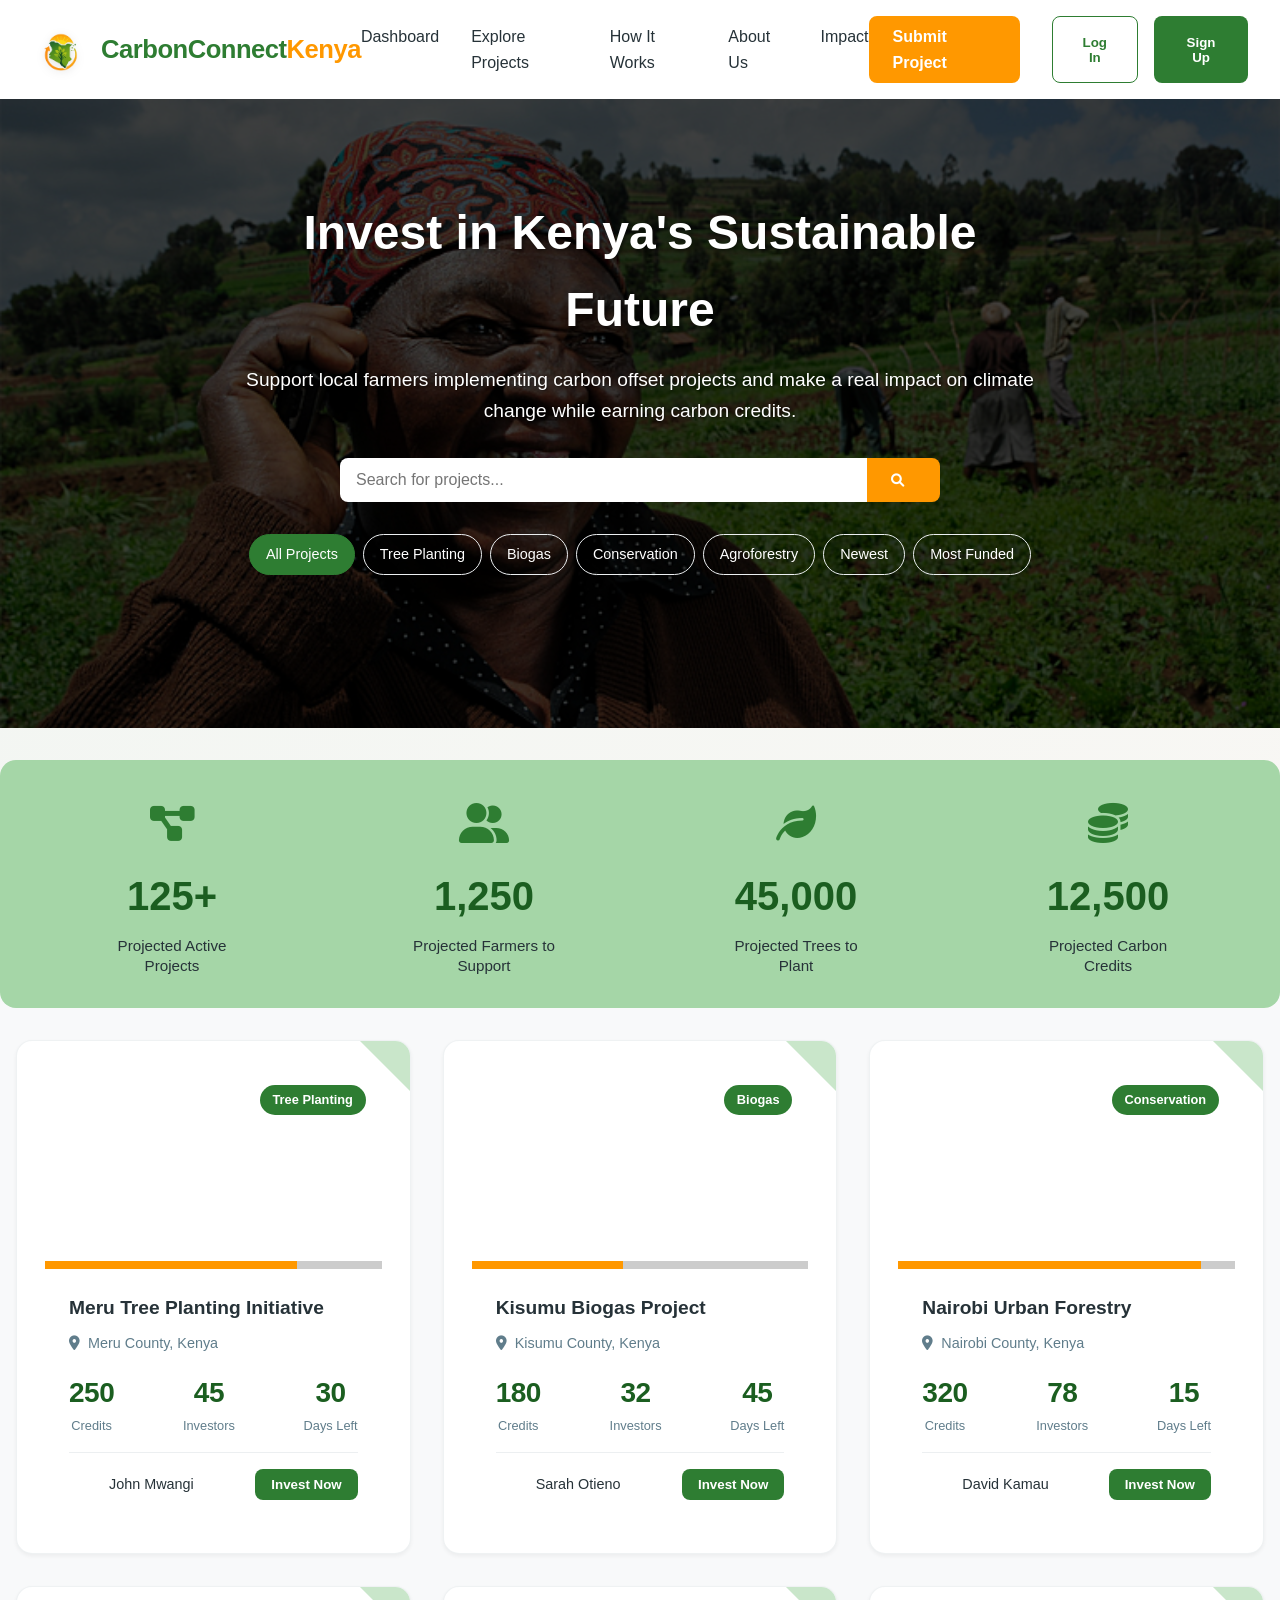
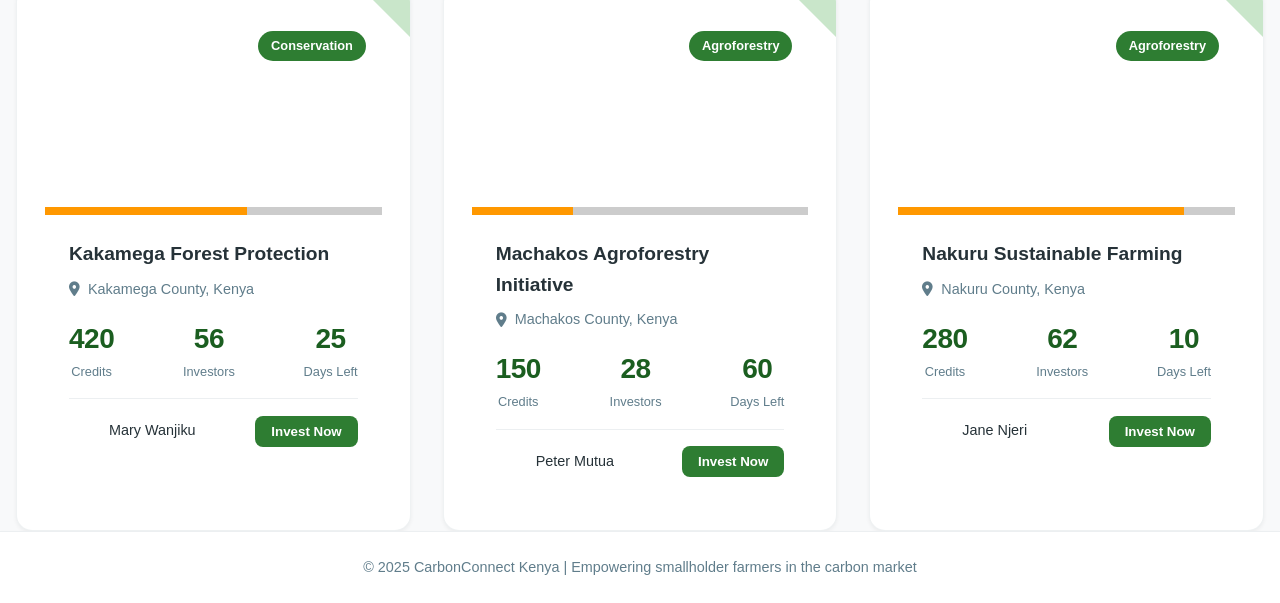
<file: static/explore.html>
<!DOCTYPE html>
<html lang="en">
<head>
    <meta charset="UTF-8">
    <meta name="viewport" content="width=device-width, initial-scale=1.0">
    <title>Explore Projects | CarbonConnect Kenya</title>
    <link rel="stylesheet" href="/static/css/styles.css">
    <link rel="stylesheet" href="https://cdnjs.cloudflare.com/ajax/libs/font-awesome/6.0.0-beta3/css/all.min.css">
    <style>
        .hero-section {
            position: relative;
            background: linear-gradient(rgba(0,0,0,0.75), rgba(0,0,0,0.75));
            color: white;
            padding: 6rem 2rem;
            text-align: center;
            margin-bottom: 2rem;
            overflow: hidden;
        }

        .hero-content {
            position: relative;
            z-index: 3;
            max-width: 800px;
            margin: 0 auto;
        }
        
        .hero-slideshow {
            position: absolute;
            top: 0;
            left: 0;
            width: 100%;
            height: 100%;
            z-index: 1;
        }

        .hero-slide {
            position: absolute;
            top: 0;
            left: 0;
            width: 100%;
            height: 100%;
            opacity: 0;
            transition: opacity 1s ease-in-out;
        }

        .hero-slide::before {
            content: '';
            position: absolute;
            top: 0;
            left: 0;
            width: 100%;
            height: 100%;
            background: rgba(0, 0, 0, 0.75);
            z-index: 1;
        }

        .hero-slide img {
            width: 100%;
            height: 100%;
            object-fit: cover;
            position: relative;
        }

        .hero-slide.active {
            opacity: 1;
        }

        .hero-section h1 {
            font-size: 3rem;
            margin-bottom: 1rem;
            text-shadow: 2px 2px 4px rgba(0,0,0,0.5);
        }
        
        .hero-section p {
            font-size: 1.2rem;
            max-width: 800px;
            margin: 0 auto 2rem;
            text-shadow: 1px 1px 2px rgba(0,0,0,0.5);
        }
        
        .search-bar {
            display: flex;
            max-width: 600px;
            margin: 0 auto 2rem;
        }
        
        .search-bar input {
            flex: 1;
            padding: 0.8rem 1rem;
            border: none;
            border-radius: var(--radius-md) 0 0 var(--radius-md);
            font-size: 1rem;
        }
        
        .search-bar button {
            background-color: var(--accent-color);
            color: white;
            border: none;
            padding: 0 1.5rem;
            border-radius: 0 var(--radius-md) var(--radius-md) 0;
            cursor: pointer;
        }
        
        .filters {
            display: flex;
            flex-wrap: wrap;
            gap: 0.5rem;
            justify-content: center;
            margin-bottom: 2rem;
        }
        
        .filter-pill {
            background-color: var(--bg-light);
            border: 1px solid var(--border-color);
            border-radius: 50px;
            padding: 0.5rem 1rem;
            font-size: 0.9rem;
            cursor: pointer;
            transition: all 0.2s;
        }
        
        .filter-pill:hover, .filter-pill.active {
            background-color: var(--primary-color);
            color: white;
            border-color: var(--primary-color);
        }
        
        .projects-grid {
            display: grid;
            grid-template-columns: repeat(auto-fill, minmax(300px, 1fr));
            gap: 2rem;
            padding: 0 1rem;
        }
        
        .project-card {
            background-color: white;
            border-radius: var(--radius-lg);
            overflow: hidden;
            box-shadow: var(--shadow-sm);
            transition: transform 0.3s, box-shadow 0.3s;
        }
        
        .project-card:hover {
            transform: translateY(-5px);
            box-shadow: var(--shadow-md);
        }
        
        .project-image {
            height: 200px;
            background-size: cover;
            background-position: center;
            position: relative;
        }
        
        .project-type {
            position: absolute;
            top: 1rem;
            right: 1rem;
            background-color: var(--primary-color);
            color: white;
            padding: 0.3rem 0.8rem;
            border-radius: 50px;
            font-size: 0.8rem;
            font-weight: 600;
        }
        
        .project-progress {
            position: absolute;
            bottom: 0;
            left: 0;
            right: 0;
            height: 8px;
            background-color: rgba(0,0,0,0.2);
        }
        
        .progress-bar {
            height: 100%;
            background-color: var(--accent-color);
        }
        
        .project-content {
            padding: 1.5rem;
        }
        
        .project-title {
            font-size: 1.2rem;
            margin-bottom: 0.5rem;
            color: var(--text-dark);
        }
        
        .project-location {
            display: flex;
            align-items: center;
            color: var(--text-light);
            font-size: 0.9rem;
            margin-bottom: 1rem;
        }
        
        .project-location i {
            margin-right: 0.5rem;
        }
        
        .project-stats {
            display: flex;
            justify-content: space-between;
            margin-bottom: 1rem;
            font-size: 0.9rem;
        }
        
        .stat {
            display: flex;
            flex-direction: column;
            align-items: center;
        }
        
        .stat-value {
            font-weight: 700;
            color: var(--primary-dark);
        }
        
        .stat-label {
            color: var(--text-light);
            font-size: 0.8rem;
        }
        
        .project-footer {
            display: flex;
            justify-content: space-between;
            align-items: center;
            border-top: 1px solid var(--border-color);
            padding-top: 1rem;
        }
        
        .farmer-info {
            display: flex;
            align-items: center;
        }
        
        .farmer-avatar {
            width: 32px;
            height: 32px;
            border-radius: 50%;
            margin-right: 0.5rem;
            background-size: cover;
            background-position: center;
        }
        
        .farmer-name {
            font-size: 0.9rem;
            color: var(--text-color);
        }
        
        .invest-btn {
            background-color: var(--primary-color);
            color: white;
            border: none;
            padding: 0.5rem 1rem;
            border-radius: var(--radius-md);
            font-weight: 600;
            cursor: pointer;
            transition: background-color 0.2s;
        }
        
        .invest-btn:hover {
            background-color: var(--primary-dark);
        }
        
        .public-header {
            display: flex;
            justify-content: space-between;
            align-items: center;
            padding: 1rem 2rem;
            background-color: white;
            box-shadow: var(--shadow-sm);
        }
        
        .nav-links {
            display: flex;
            gap: 2rem;
        }
        
        .nav-link {
            color: var(--text-color);
            text-decoration: none;
            font-weight: 500;
            transition: color 0.2s;
        }
        
        .nav-link:hover {
            color: var(--primary-color);
        }
        
        .auth-buttons {
            display: flex;
            gap: 1rem;
        }
        
        .login-btn {
            color: var(--primary-color);
            border: 1px solid var(--primary-color);
            background: none;
            padding: 0.5rem 1.5rem;
            border-radius: var(--radius-md);
            font-weight: 600;
            cursor: pointer;
            transition: all 0.2s;
        }
        
        .login-btn:hover {
            background-color: var(--primary-light);
        }
        
        .signup-btn {
            background-color: var(--primary-color);
            color: white;
            border: none;
            padding: 0.5rem 1.5rem;
            border-radius: var(--radius-md);
            font-weight: 600;
            cursor: pointer;
            transition: background-color 0.2s;
        }
        
        .signup-btn:hover {
            background-color: var(--primary-dark);
        }
        
        .impact-stats {
            display: flex;
            justify-content: space-around;
            background-color: var(--primary-light);
            padding: 2rem;
            margin: 2rem 0;
            border-radius: var(--radius-lg);
            text-align: center;
            flex-wrap: wrap;
            gap: 2rem;
        }
        
        .impact-stat {
            display: flex;
            flex-direction: column;
            flex: 1;
            min-width: 200px;
            padding: 0 1rem;
        }
        
        .impact-value {
            font-size: 2.5rem;
            font-weight: 700;
            color: var(--primary-dark);
            margin-bottom: 0.5rem;
        }
        
        .impact-label {
            color: var(--text-color);
            font-size: 0.95rem;
            line-height: 1.3;
            max-width: 150px;
            margin: 0 auto;
        }

        @media (max-width: 768px) {
            .impact-stat {
                min-width: 150px;
            }
            
            .impact-value {
                font-size: 2rem;
            }
            
            .impact-label {
                font-size: 0.9rem;
            }
        }

        /* Icon styling for impact cards */
        .impact-icon {
            font-size: 2.5rem;
            color: var(--primary-color);
            margin-bottom: 0.5rem;
        }

        /* Slideshow styles */
        .slideshow-container {
            display: none;
        }

        .slide {
            display: none;
            text-align: center;
        }

        .slide.active {
            display: block;
            animation: fade 1.5s ease-in-out;
        }

        .slide img {
            max-width: 100%;
            height: auto;
            border-radius: var(--radius-md);
            box-shadow: var(--shadow-md);
        }

        .slide-caption {
            display: none; /* Hide captions in hero section */
        }

        @keyframes fade {
            from {opacity: 0.4}
            to {opacity: 1}
        }

        .slide-nav {
            text-align: center;
            margin-top: 1rem;
        }

        .slide-dot {
            height: 12px;
            width: 12px;
            margin: 0 4px;
            background-color: #bbb;
            border-radius: 50%;
            display: inline-block;
            cursor: pointer;
            transition: background-color 0.3s ease;
        }

        .slide-dot.active {
            background-color: var(--primary-color);
        }
    </style>
</head>
<body>
    <header class="public-header">
        <div class="logo">
            <img src="/static/img/logo.png" alt="CarbonConnect Logo">
            <h1>CarbonConnect<span>Kenya</span></h1>
        </div>
        <nav class="nav-links">
            <a href="/index.html" class="nav-link" id="dashboard-link">Dashboard</a>
            <a href="/explore.html" class="nav-link active">Explore Projects</a>
            <a href="/how-it-works.html" class="nav-link">How It Works</a>
            <a href="/about.html" class="nav-link">About Us</a>
            <a href="/impact.html" class="nav-link">Impact</a>
        </nav>
        <div class="auth-buttons">
            <a href="/submit-project.html" class="submit-project-btn" style="background-color: var(--accent-color); color: white; padding: 0.5rem 1.5rem; border-radius: var(--radius-md); font-weight: 600; text-decoration: none; margin-right: 1rem;">Submit Project</a>
            <button class="login-btn">Log In</button>
            <button class="signup-btn">Sign Up</button>
        </div>
    </header>

    <section class="hero-section">
        <div class="hero-content">
            <h1>Invest in Kenya's Sustainable Future</h1>
            <p>Support local farmers implementing carbon offset projects and make a real impact on climate change while earning carbon credits.</p>
            <div class="search-bar">
                <input type="text" placeholder="Search for projects...">
                <button><i class="fas fa-search"></i></button>
            </div>
            <div class="filters">
                <div class="filter-pill active">All Projects</div>
                <div class="filter-pill">Tree Planting</div>
                <div class="filter-pill">Biogas</div>
                <div class="filter-pill">Conservation</div>
                <div class="filter-pill">Agroforestry</div>
                <div class="filter-pill">Newest</div>
                <div class="filter-pill">Most Funded</div>
            </div>
        </div>
        <div class="hero-slideshow">
            <div class="hero-slide active">
                <img src="/static/img/slides/farmer-phone.jpg" alt="Kenyan farmer using mobile phone">
            </div>
            <div class="hero-slide">
                <img src="/static/img/slides/carbon-reduction.jpg" alt="Carbon reduction concept">
            </div>
            <div class="hero-slide">
                <img src="/static/img/slides/industrial-emissions.jpg" alt="Industrial emissions">
            </div>
        </div>
        <div class="slide-nav">
            <span class="slide-dot active" data-slide="0"></span>
            <span class="slide-dot" data-slide="1"></span>
            <span class="slide-dot" data-slide="2"></span>
        </div>
    </section>

    <section class="impact-stats">
        <div class="impact-stat">
            <div class="impact-icon"><i class="fas fa-project-diagram"></i></div>
            <div class="impact-value">125+</div>
            <div class="impact-label">Projected Active Projects</div>
        </div>
        <div class="impact-stat">
            <div class="impact-icon"><i class="fas fa-user-friends"></i></div>
            <div class="impact-value">1,250</div>
            <div class="impact-label">Projected Farmers to Support</div>
        </div>
        <div class="impact-stat">
            <div class="impact-icon"><i class="fas fa-leaf"></i></div>
            <div class="impact-value">45,000</div>
            <div class="impact-label">Projected Trees to Plant</div>
        </div>
        <div class="impact-stat">
            <div class="impact-icon"><i class="fas fa-coins"></i></div>
            <div class="impact-value">12,500</div>
            <div class="impact-label">Projected Carbon Credits</div>
        </div>
    </section>

    <div class="container">
        <div class="projects-grid" id="projects-container">
            <!-- Projects will be loaded here -->
        </div>
    </div>

    <footer class="app-footer">
        <p>&copy; 2025 CarbonConnect Kenya | Empowering smallholder farmers in the carbon market</p>
    </footer>

    <script>
        // Sample project data
        const projects = [
            {
                id: 1,
                title: "Meru Tree Planting Initiative",
                type: "Tree Planting",
                location: "Meru County, Kenya",
                image: "https://images.unsplash.com/photo-1513028738826-f000cded30a4",
                progress: 75,
                stats: {
                    credits: 250,
                    investors: 45,
                    days: 30
                },
                farmer: {
                    name: "John Mwangi",
                    avatar: "https://randomuser.me/api/portraits/men/32.jpg"
                }
            },
            {
                id: 2,
                title: "Kisumu Biogas Project",
                type: "Biogas",
                location: "Kisumu County, Kenya",
                image: "https://images.unsplash.com/photo-1611284446314-60a58ac0deb9",
                progress: 45,
                stats: {
                    credits: 180,
                    investors: 32,
                    days: 45
                },
                farmer: {
                    name: "Sarah Otieno",
                    avatar: "https://randomuser.me/api/portraits/women/44.jpg"
                }
            },
            {
                id: 3,
                title: "Nairobi Urban Forestry",
                type: "Conservation",
                location: "Nairobi County, Kenya",
                image: "https://images.unsplash.com/photo-1572204292164-b35ba943fca7",
                progress: 90,
                stats: {
                    credits: 320,
                    investors: 78,
                    days: 15
                },
                farmer: {
                    name: "David Kamau",
                    avatar: "https://randomuser.me/api/portraits/men/22.jpg"
                }
            },
            {
                id: 4,
                title: "Kakamega Forest Protection",
                type: "Conservation",
                location: "Kakamega County, Kenya",
                image: "https://images.unsplash.com/photo-1542401886-65d6c61db217",
                progress: 60,
                stats: {
                    credits: 420,
                    investors: 56,
                    days: 25
                },
                farmer: {
                    name: "Mary Wanjiku",
                    avatar: "https://randomuser.me/api/portraits/women/67.jpg"
                }
            },
            {
                id: 5,
                title: "Machakos Agroforestry Initiative",
                type: "Agroforestry",
                location: "Machakos County, Kenya",
                image: "https://images.unsplash.com/photo-1500651230702-0e2d8a49d4ad",
                progress: 30,
                stats: {
                    credits: 150,
                    investors: 28,
                    days: 60
                },
                farmer: {
                    name: "Peter Mutua",
                    avatar: "https://randomuser.me/api/portraits/men/55.jpg"
                }
            },
            {
                id: 6,
                title: "Nakuru Sustainable Farming",
                type: "Agroforestry",
                location: "Nakuru County, Kenya",
                image: "https://images.unsplash.com/photo-1625246333195-78d9c38ad449",
                progress: 85,
                stats: {
                    credits: 280,
                    investors: 62,
                    days: 10
                },
                farmer: {
                    name: "Jane Njeri",
                    avatar: "https://randomuser.me/api/portraits/women/22.jpg"
                }
            }
        ];

        // Render projects
        function renderProjects(projectsToRender) {
            const projectsContainer = document.getElementById('projects-container');
            projectsContainer.innerHTML = '';
            
            projectsToRender.forEach(project => {
                const projectCard = document.createElement('div');
                projectCard.className = 'project-card';
                projectCard.innerHTML = `
                    <div class="project-image" style="background-image: url(${project.image})">
                        <div class="project-type">${project.type}</div>
                        <div class="project-progress">
                            <div class="progress-bar" style="width: ${project.progress}%"></div>
                        </div>
                    </div>
                    <div class="project-content">
                        <h3 class="project-title">${project.title}</h3>
                        <div class="project-location">
                            <i class="fas fa-map-marker-alt"></i>
                            <span>${project.location}</span>
                        </div>
                        <div class="project-stats">
                            <div class="stat">
                                <div class="stat-value">${project.stats.credits}</div>
                                <div class="stat-label">Credits</div>
                            </div>
                            <div class="stat">
                                <div class="stat-value">${project.stats.investors}</div>
                                <div class="stat-label">Investors</div>
                            </div>
                            <div class="stat">
                                <div class="stat-value">${project.stats.days}</div>
                                <div class="stat-label">Days Left</div>
                            </div>
                        </div>
                        <div class="project-footer">
                            <div class="farmer-info">
                                <div class="farmer-avatar" style="background-image: url(${project.farmer.avatar})"></div>
                                <div class="farmer-name">${project.farmer.name}</div>
                            </div>
                            <button class="invest-btn" onclick="showProjectDetails(${project.id})">Invest Now</button>
                        </div>
                    </div>
                `;
                projectsContainer.appendChild(projectCard);
            });
        }

        // Filter projects
        // Initialize
        document.addEventListener('DOMContentLoaded', function() {
            // Handle login and signup buttons
            document.querySelector('.login-btn').addEventListener('click', function() {
                window.location.href = '/login';
            });
            
            document.querySelector('.signup-btn').addEventListener('click', function() {
                window.location.href = '/register';
            });
            // Filter projects
            document.querySelectorAll('.filter-pill').forEach(pill => {
                pill.addEventListener('click', function() {
                    // Remove active class from all pills
                    document.querySelectorAll('.filter-pill').forEach(p => p.classList.remove('active'));
                    
                    // Add active class to clicked pill
                    this.classList.add('active');
                    
                    const filter = this.textContent;
                    
                    if (filter === 'All Projects') {
                        renderProjects(projects);
                    } else if (filter === 'Newest') {
                        renderProjects([...projects].sort((a, b) => b.id - a.id));
                    } else if (filter === 'Most Funded') {
                        renderProjects([...projects].sort((a, b) => b.progress - a.progress));
                    } else {
                        // Filter by project type
                        renderProjects(projects.filter(project => project.type === filter));
                    }
                });
            });

            // Handle dashboard link click
            document.getElementById('dashboard-link').addEventListener('click', function(e) {
                e.preventDefault();
                
                // Check if user is authenticated
                fetch('/api/user/profile', { credentials: 'include' })
                    .then(response => {
                        if (!response.ok) {
                            // User is not authenticated, redirect to login
                            window.location.href = '/login?redirect=/index.html';
                        } else {
                            // User is authenticated, proceed to dashboard
                            window.location.href = '/index.html';
                        }
                    })
                    .catch(error => {
                        console.error('Error checking authentication:', error);
                        // Redirect to login on error
                        window.location.href = '/login?redirect=/index.html';
                    });
            });

            // Initialize
            let currentSlide = 0;
            const slides = document.querySelectorAll('.hero-slide');
            const dots = document.querySelectorAll('.slide-dot');
            const slideCount = slides.length;

            function showSlide(n) {
                // Remove active class from all slides and dots
                slides.forEach(slide => slide.classList.remove('active'));
                dots.forEach(dot => dot.classList.remove('active'));
                
                // Show the current slide and dot
                slides[n].classList.add('active');
                dots[n].classList.add('active');
                
                currentSlide = n;
            }

            function nextSlide() {
                showSlide((currentSlide + 1) % slideCount);
            }

            // Add click handlers to dots
            dots.forEach(dot => {
                dot.addEventListener('click', () => {
                    const slideIndex = parseInt(dot.getAttribute('data-slide'));
                    showSlide(slideIndex);
                });
            });

            // Auto advance slides every 5 seconds
            setInterval(nextSlide, 5000);

            // Initialize projects
            renderProjects(projects);
        });

        // Search functionality
        const searchInput = document.querySelector('.search-bar input');
        const searchButton = document.querySelector('.search-bar button');
        
        function performSearch() {
            const searchTerm = searchInput.value.toLowerCase();
            if (searchTerm) {
                const filteredProjects = projects.filter(project => 
                    project.title.toLowerCase().includes(searchTerm) || 
                    project.location.toLowerCase().includes(searchTerm) ||
                    project.type.toLowerCase().includes(searchTerm)
                );
                renderProjects(filteredProjects);
            } else {
                renderProjects(projects);
            }
        }
        
        searchButton.addEventListener('click', performSearch);
        searchInput.addEventListener('keyup', function(e) {
            if (e.key === 'Enter') {
                performSearch();
            }
        });

        // Show project details
        function showProjectDetails(projectId) {
            // Navigate to the project details page
            window.location.href = `/project-details.html?id=${projectId}`;
        }

        // Auth buttons
        document.querySelector('.login-btn').addEventListener('click', function() {
            window.location.href = '/login';
        });
        
        document.querySelector('.signup-btn').addEventListener('click', function() {
            window.location.href = '/register';
        });
    </script>
</body>
</html>
</file>
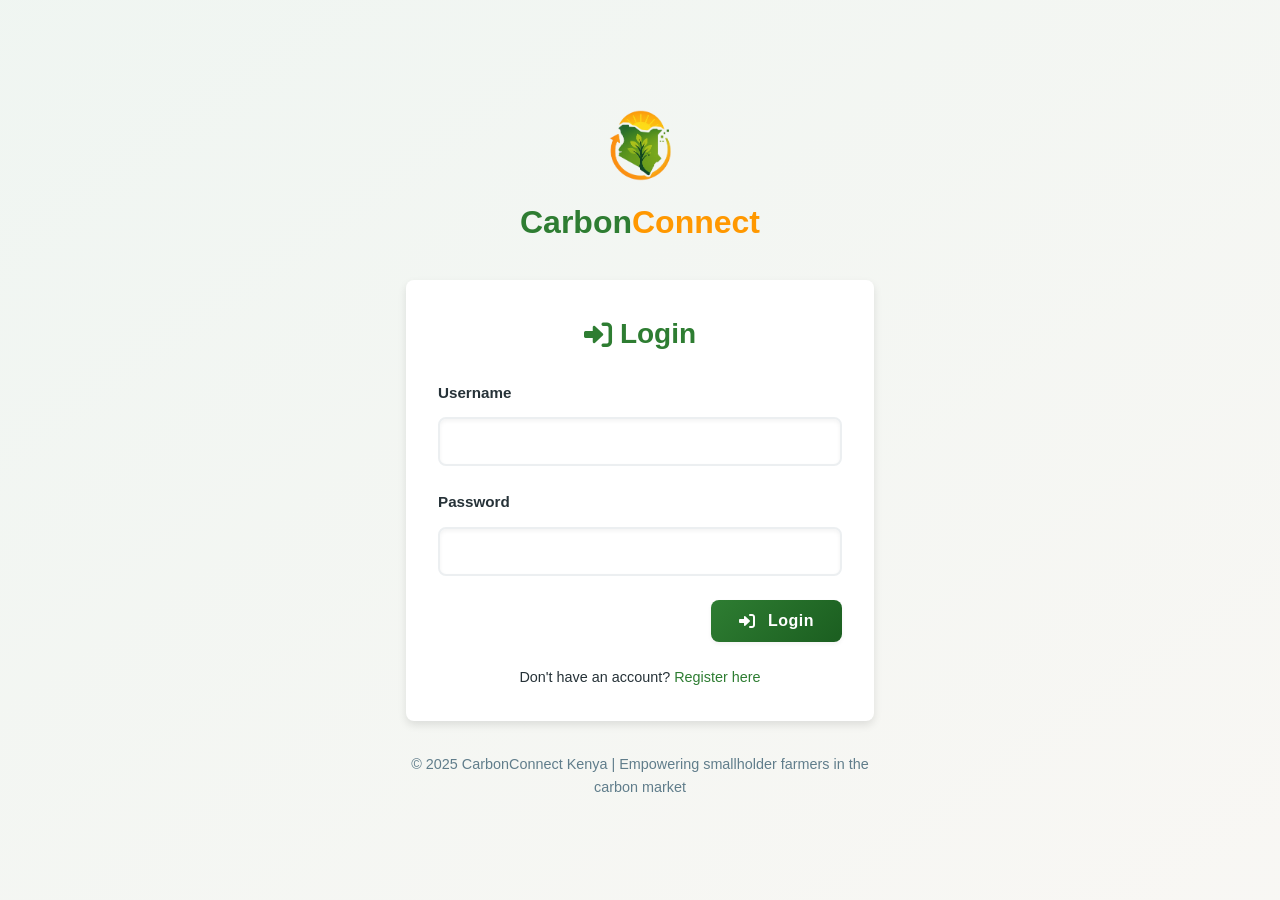
<file: static/login.html>
<!DOCTYPE html>
<html lang="en">
<head>
    <meta charset="UTF-8">
    <meta name="viewport" content="width=device-width, initial-scale=1.0">
    <title>Login - CarbonConnect Kenya</title>
    <link rel="stylesheet" href="/static/css/styles.css">
    <link rel="stylesheet" href="https://cdnjs.cloudflare.com/ajax/libs/font-awesome/6.0.0-beta3/css/all.min.css">
</head>
<body class="auth-page">
    <div class="auth-container">
        <div class="auth-logo">
            <img src="/static/img/logo.png" alt="CarbonConnect Logo">
            <h1>Carbon<span>Connect</span></h1>
        </div>
        
        <div class="auth-card">
            <h2><i class="fas fa-sign-in-alt"></i> Login</h2>
            
            <form id="login-form" action="/login" method="POST">
                <div class="form-group">
                    <label for="username">Username</label>
                    <input type="text" id="username" name="username" required>
                </div>
                
                <div class="form-group">
                    <label for="password">Password</label>
                    <input type="password" id="password" name="password" required>
                </div>
                
                <div class="form-actions">
                    <button type="submit" class="primary-btn">
                        <i class="fas fa-sign-in-alt"></i> Login
                    </button>
                </div>
            </form>
            
            <div class="auth-links">
                <p>Don't have an account? <a href="/register">Register here</a></p>
            </div>
        </div>
        
        <div class="auth-footer">
            <p>&copy; 2025 CarbonConnect Kenya | Empowering smallholder farmers in the carbon market</p>
        </div>
    </div>

    <div class="toast" id="toast">
        <div class="toast-content">
            <span class="toast-message">Message here</span>
        </div>
    </div>

    <script>
        document.getElementById('login-form').addEventListener('submit', async function(e) {
            e.preventDefault();
            
            const formData = new FormData(this);
            try {
                const response = await fetch('/login', {
                    method: 'POST',
                    body: formData
                });
                
                const data = await response.json();
                if (data.success) {
                    // After successful login, always redirect to the dashboard
                    window.location.href = '/index.html';
                } else {
                    showToast(data.message || 'Login failed', 'error');
                }
            } catch (error) {
                showToast('An error occurred', 'error');
            }
        });

        function showToast(message, type = 'error') {
            const toast = document.getElementById('toast');
            const toastMessage = toast.querySelector('.toast-message');
            
            toastMessage.textContent = message;
            toast.className = `toast show ${type}`;
            
            setTimeout(() => {
                toast.classList.remove('show');
            }, 3000);
        }
    </script>
</body>
</html>
</file>
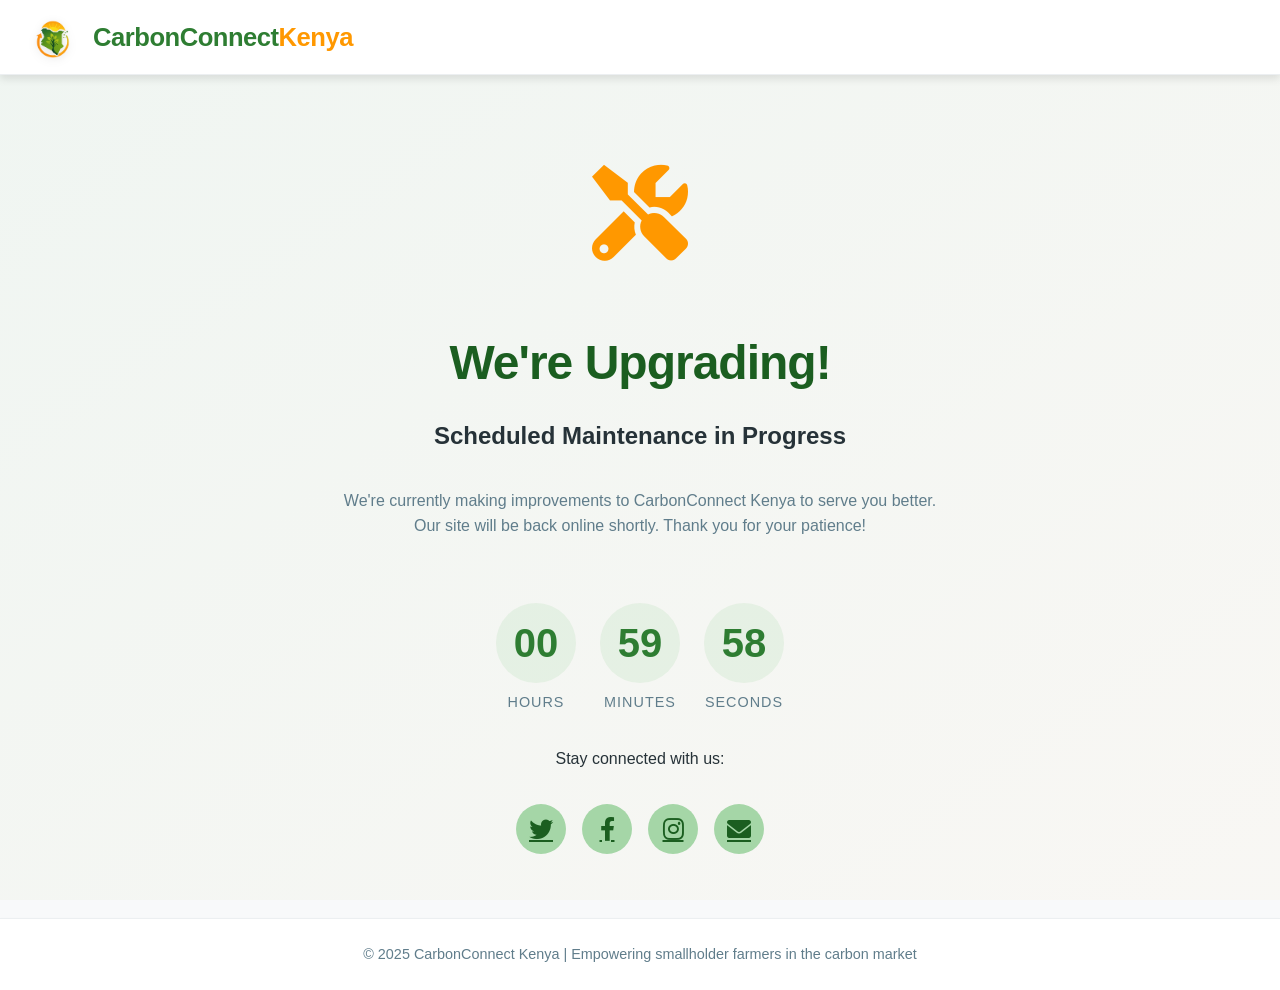
<file: static/maintenance.html>
<!DOCTYPE html>
<html lang="en">
<head>
    <meta charset="UTF-8">
    <meta name="viewport" content="width=device-width, initial-scale=1.0">
    <title>Maintenance | CarbonConnect Kenya</title>
    <link rel="stylesheet" href="/static/css/styles.css">
    <link rel="stylesheet" href="https://cdnjs.cloudflare.com/ajax/libs/font-awesome/6.0.0-beta3/css/all.min.css">
    <style>
        .maintenance-container {
            display: flex;
            flex-direction: column;
            align-items: center;
            justify-content: center;
            min-height: 80vh;
            text-align: center;
            padding: 2rem;
        }
        
        .maintenance-icon {
            font-size: 6rem;
            color: var(--accent-color);
            margin-bottom: 2rem;
            animation: rotate 10s linear infinite;
        }
        
        .maintenance-title {
            font-size: 3rem;
            font-weight: 700;
            color: var(--primary-dark);
            margin-bottom: 1rem;
            letter-spacing: -1px;
        }
        
        .maintenance-message {
            font-size: 1.5rem;
            color: var(--text-color);
            margin-bottom: 2rem;
        }
        
        .maintenance-details {
            color: var(--text-light);
            margin-bottom: 2rem;
            max-width: 600px;
        }
        
        .countdown {
            display: flex;
            gap: 1.5rem;
            margin: 2rem 0;
        }
        
        .countdown-item {
            display: flex;
            flex-direction: column;
            align-items: center;
        }
        
        .countdown-value {
            font-size: 2.5rem;
            font-weight: 700;
            color: var(--primary-color);
            width: 80px;
            height: 80px;
            border-radius: 50%;
            background-color: rgba(165, 214, 167, 0.2);
            display: flex;
            align-items: center;
            justify-content: center;
            margin-bottom: 0.5rem;
        }
        
        .countdown-label {
            font-size: 0.9rem;
            color: var(--text-light);
            text-transform: uppercase;
            letter-spacing: 1px;
        }
        
        .social-links {
            display: flex;
            gap: 1rem;
            margin-top: 2rem;
        }
        
        .social-link {
            width: 50px;
            height: 50px;
            border-radius: 50%;
            background-color: var(--primary-light);
            color: var(--primary-dark);
            display: flex;
            align-items: center;
            justify-content: center;
            font-size: 1.5rem;
            transition: all var(--transition-fast);
        }
        
        .social-link:hover {
            transform: translateY(-5px);
            background-color: var(--primary-color);
            color: white;
        }
        
        @keyframes rotate {
            from {
                transform: rotate(0deg);
            }
            to {
                transform: rotate(360deg);
            }
        }
    </style>
</head>
<body>
    <div class="app-container">
        <header class="app-header">
            <div class="logo">
                <img src="/static/img/logo.png" alt="CarbonConnect Logo">
                <h1>CarbonConnect<span>Kenya</span></h1>
            </div>
        </header>

        <main class="main-content">
            <div class="maintenance-container">
                <div class="maintenance-icon">
                    <i class="fas fa-tools"></i>
                </div>
                <h1 class="maintenance-title">We're Upgrading!</h1>
                <h2 class="maintenance-message">Scheduled Maintenance in Progress</h2>
                <p class="maintenance-details">
                    We're currently making improvements to CarbonConnect Kenya to serve you better.
                    Our site will be back online shortly. Thank you for your patience!
                </p>
                
                <div class="countdown">
                    <div class="countdown-item">
                        <div class="countdown-value" id="hours">00</div>
                        <div class="countdown-label">Hours</div>
                    </div>
                    <div class="countdown-item">
                        <div class="countdown-value" id="minutes">00</div>
                        <div class="countdown-label">Minutes</div>
                    </div>
                    <div class="countdown-item">
                        <div class="countdown-value" id="seconds">00</div>
                        <div class="countdown-label">Seconds</div>
                    </div>
                </div>
                
                <p>Stay connected with us:</p>
                <div class="social-links">
                    <a href="#" class="social-link"><i class="fab fa-twitter"></i></a>
                    <a href="#" class="social-link"><i class="fab fa-facebook-f"></i></a>
                    <a href="#" class="social-link"><i class="fab fa-instagram"></i></a>
                    <a href="mailto:support@carbonconnect.co.ke" class="social-link"><i class="fas fa-envelope"></i></a>
                </div>
            </div>
        </main>

        <footer class="app-footer">
            <p>&copy; 2025 CarbonConnect Kenya | Empowering smallholder farmers in the carbon market</p>
        </footer>
    </div>

    <script>
        // Set the maintenance end time (1 hour from now by default)
        const endTime = new Date();
        endTime.setHours(endTime.getHours() + 1);
        
        // Update countdown every second
        function updateCountdown() {
            const now = new Date();
            const diff = Math.max(0, Math.floor((endTime - now) / 1000)); // Difference in seconds
            
            const hours = Math.floor(diff / 3600);
            const minutes = Math.floor((diff % 3600) / 60);
            const seconds = diff % 60;
            
            document.getElementById('hours').textContent = hours.toString().padStart(2, '0');
            document.getElementById('minutes').textContent = minutes.toString().padStart(2, '0');
            document.getElementById('seconds').textContent = seconds.toString().padStart(2, '0');
            
            if (diff <= 0) {
                clearInterval(countdownInterval);
                // Reload the page when countdown reaches zero
                window.location.reload();
            }
        }
        
        // Initial update
        updateCountdown();
        
        // Update every second
        const countdownInterval = setInterval(updateCountdown, 1000);
    </script>
</body>
</html>
</file>
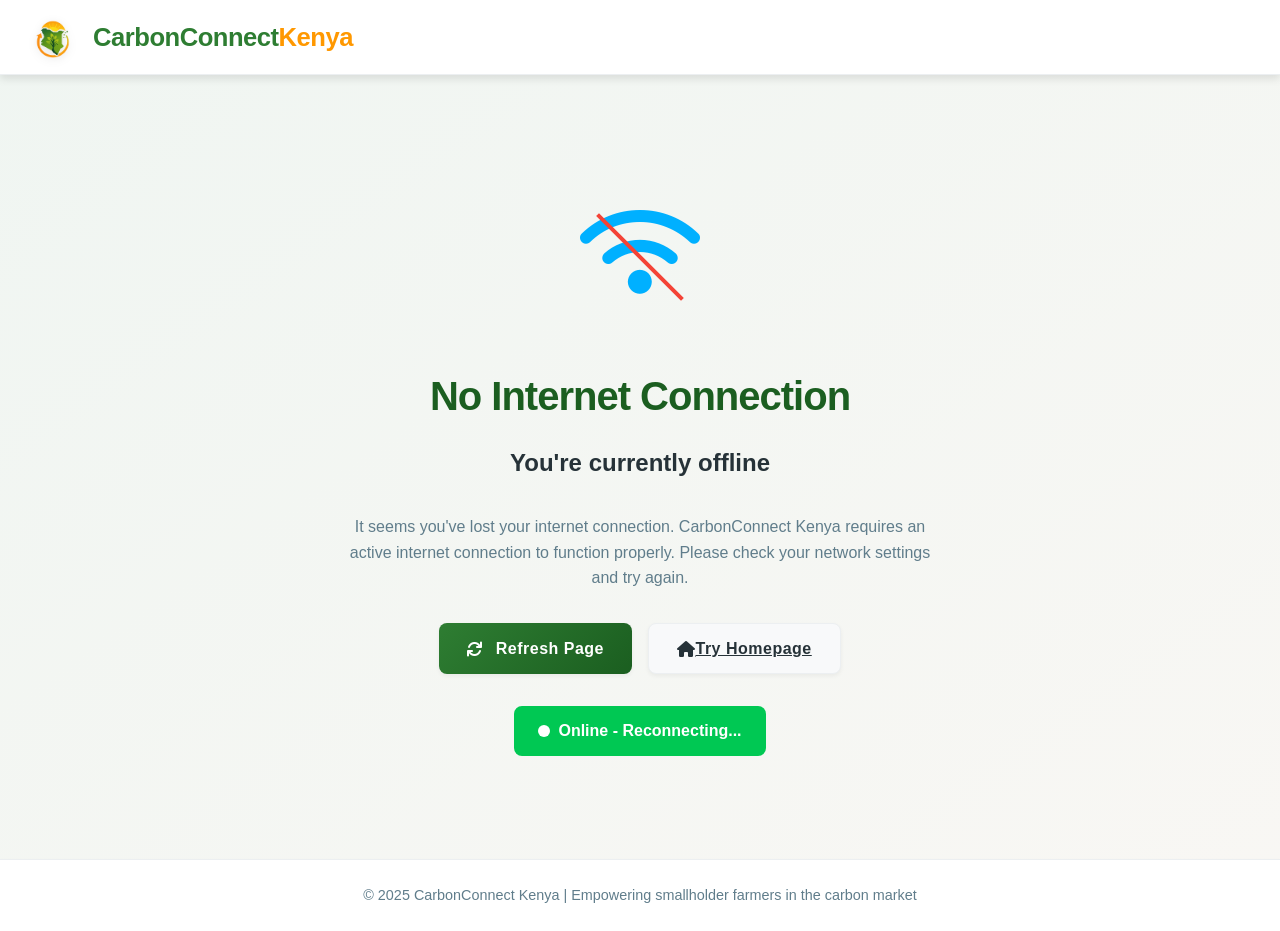
<file: static/offline.html>
<!DOCTYPE html>
<html lang="en">
<head>
    <meta charset="UTF-8">
    <meta name="viewport" content="width=device-width, initial-scale=1.0">
    <title>No Connection | CarbonConnect Kenya</title>
    <link rel="stylesheet" href="/static/css/styles.css">
    <link rel="stylesheet" href="https://cdnjs.cloudflare.com/ajax/libs/font-awesome/6.0.0-beta3/css/all.min.css">
    <style>
        .offline-container {
            display: flex;
            flex-direction: column;
            align-items: center;
            justify-content: center;
            min-height: 80vh;
            text-align: center;
            padding: 2rem;
        }
        
        .offline-icon {
            font-size: 6rem;
            color: var(--info-color);
            margin-bottom: 2rem;
            position: relative;
        }
        
        .offline-icon::after {
            content: '';
            position: absolute;
            width: 100%;
            height: 4px;
            background-color: var(--danger-color);
            transform: rotate(45deg);
            top: 50%;
            left: 0;
            animation: flash 2s ease-in-out infinite;
        }
        
        .offline-title {
            font-size: 2.5rem;
            font-weight: 700;
            color: var(--primary-dark);
            margin-bottom: 1rem;
            letter-spacing: -1px;
        }
        
        .offline-message {
            font-size: 1.5rem;
            color: var(--text-color);
            margin-bottom: 2rem;
        }
        
        .offline-details {
            color: var(--text-light);
            margin-bottom: 2rem;
            max-width: 600px;
        }
        
        .action-buttons {
            display: flex;
            gap: 1rem;
            flex-wrap: wrap;
            justify-content: center;
        }
        
        .connection-status {
            margin-top: 2rem;
            padding: 0.75rem 1.5rem;
            border-radius: var(--radius-md);
            background-color: var(--danger-color);
            color: white;
            font-weight: 600;
            display: flex;
            align-items: center;
            gap: 0.5rem;
        }
        
        .connection-status.online {
            background-color: var(--success-color);
        }
        
        .status-indicator {
            width: 12px;
            height: 12px;
            border-radius: 50%;
            background-color: white;
            display: inline-block;
            animation: blink 1.5s ease-in-out infinite;
        }
        
        @keyframes blink {
            0%, 100% {
                opacity: 1;
            }
            50% {
                opacity: 0.3;
            }
        }
        
        @keyframes flash {
            0%, 100% {
                opacity: 1;
            }
            50% {
                opacity: 0.5;
            }
        }
    </style>
</head>
<body>
    <div class="app-container">
        <header class="app-header">
            <div class="logo">
                <img src="/static/img/logo.png" alt="CarbonConnect Logo">
                <h1>CarbonConnect<span>Kenya</span></h1>
            </div>
        </header>

        <main class="main-content">
            <div class="offline-container">
                <div class="offline-icon">
                    <i class="fas fa-wifi"></i>
                </div>
                <h1 class="offline-title">No Internet Connection</h1>
                <h2 class="offline-message">You're currently offline</h2>
                <p class="offline-details">
                    It seems you've lost your internet connection. CarbonConnect Kenya requires an active internet connection to function properly.
                    Please check your network settings and try again.
                </p>
                <div class="action-buttons">
                    <button onclick="window.location.reload()" class="primary-btn"><i class="fas fa-sync"></i> Refresh Page</button>
                    <a href="/" class="secondary-btn"><i class="fas fa-home"></i> Try Homepage</a>
                </div>
                
                <div class="connection-status" id="connection-status">
                    <span class="status-indicator"></span>
                    <span id="status-text">Offline</span>
                </div>
            </div>
        </main>

        <footer class="app-footer">
            <p>&copy; 2025 CarbonConnect Kenya | Empowering smallholder farmers in the carbon market</p>
        </footer>
    </div>

    <script>
        // Check connection status
        function updateConnectionStatus() {
            const statusElement = document.getElementById('connection-status');
            const statusTextElement = document.getElementById('status-text');
            
            if (navigator.onLine) {
                statusElement.classList.add('online');
                statusTextElement.textContent = 'Online - Reconnecting...';
                
                // Try to reload after a short delay when connection is restored
                setTimeout(() => {
                    window.location.reload();
                }, 3000);
            } else {
                statusElement.classList.remove('online');
                statusTextElement.textContent = 'Offline';
            }
        }
        
        // Initial check
        updateConnectionStatus();
        
        // Listen for online/offline events
        window.addEventListener('online', updateConnectionStatus);
        window.addEventListener('offline', updateConnectionStatus);
        
        // Check connection periodically
        setInterval(updateConnectionStatus, 5000);
    </script>
</body>
</html>
</file>
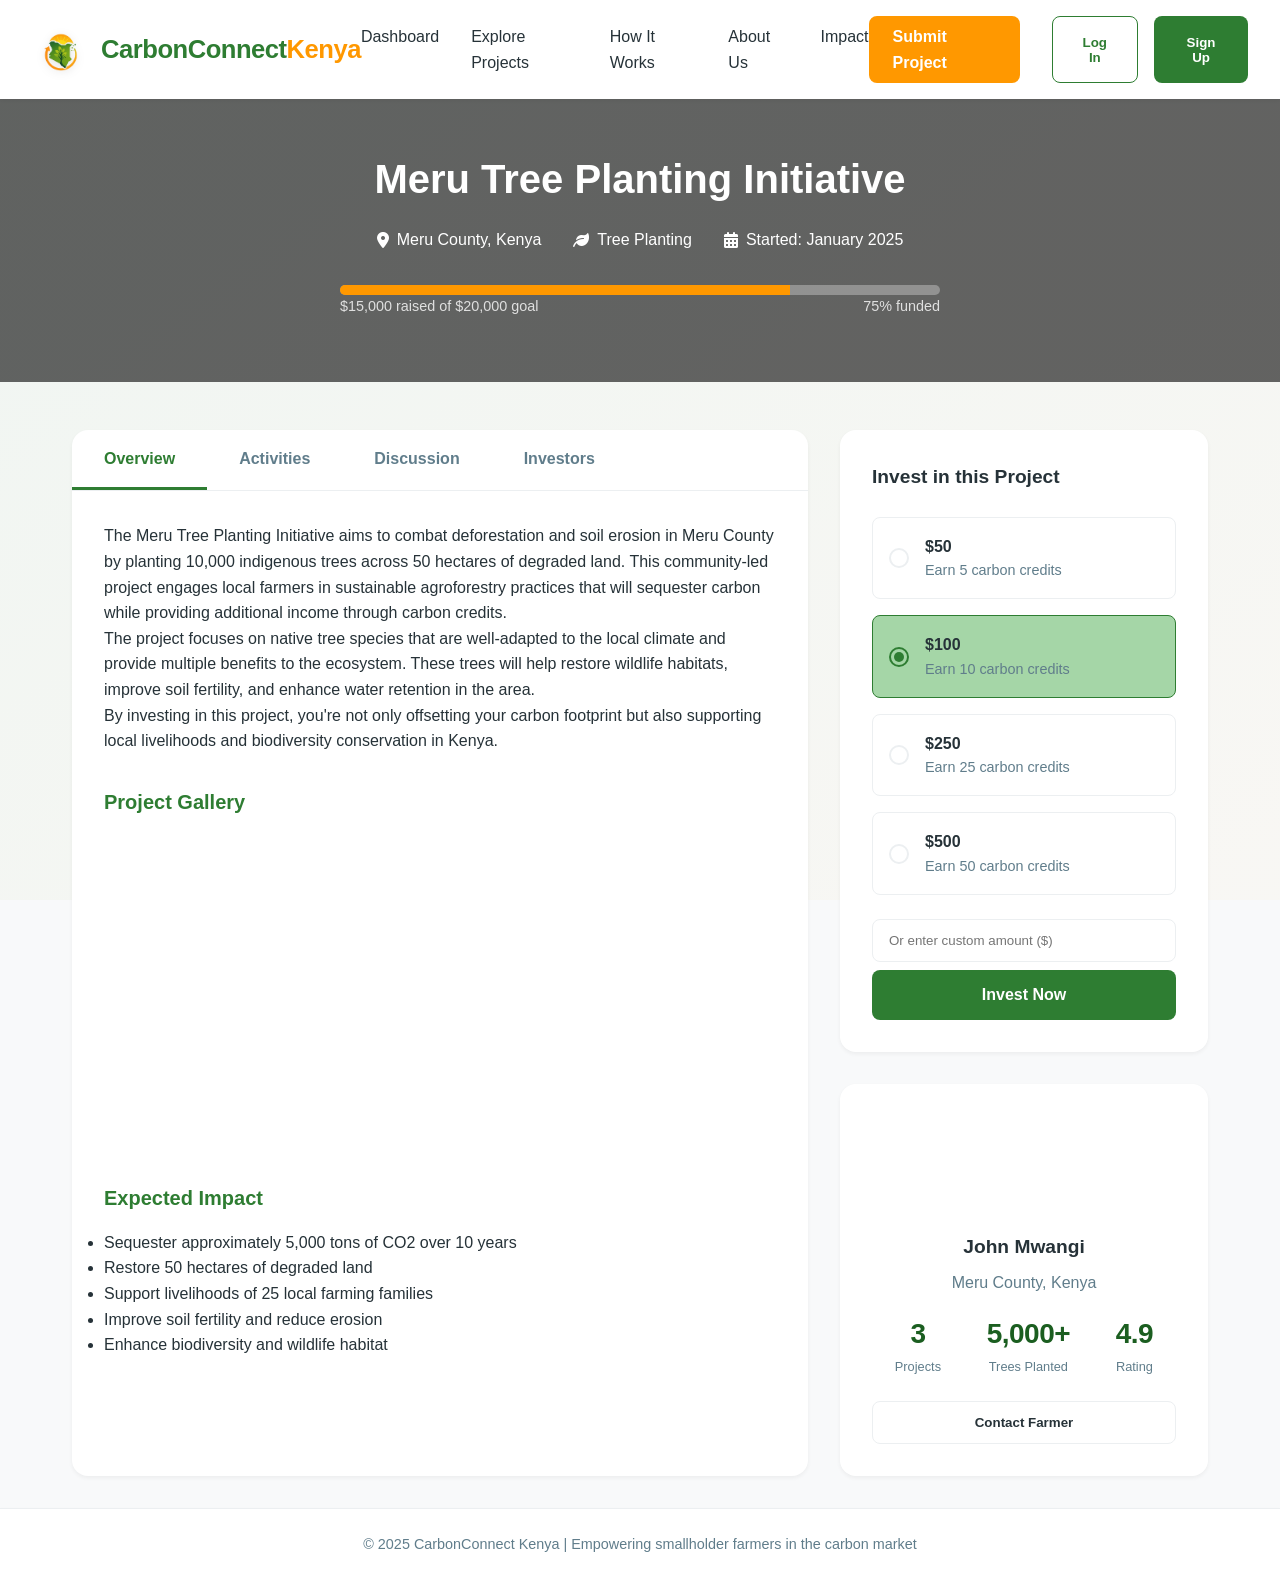
<file: static/project-details.html>
<!DOCTYPE html>
<html lang="en">
<head>
    <meta charset="UTF-8">
    <meta name="viewport" content="width=device-width, initial-scale=1.0">
    <title>Project Details | CarbonConnect Kenya</title>
    <link rel="stylesheet" href="/static/css/styles.css">
    <link rel="stylesheet" href="https://cdnjs.cloudflare.com/ajax/libs/font-awesome/6.0.0-beta3/css/all.min.css">
    <style>
        .public-header {
            display: flex;
            justify-content: space-between;
            align-items: center;
            padding: 1rem 2rem;
            background-color: white;
            box-shadow: var(--shadow-sm);
        }
        
        .nav-links {
            display: flex;
            gap: 2rem;
        }
        
        .nav-link {
            color: var(--text-color);
            text-decoration: none;
            font-weight: 500;
            transition: color 0.2s;
        }
        
        .nav-link:hover {
            color: var(--primary-color);
        }
        
        .auth-buttons {
            display: flex;
            gap: 1rem;
        }
        
        .login-btn {
            color: var(--primary-color);
            border: 1px solid var(--primary-color);
            background: none;
            padding: 0.5rem 1.5rem;
            border-radius: var(--radius-md);
            font-weight: 600;
            cursor: pointer;
            transition: all 0.2s;
        }
        
        .login-btn:hover {
            background-color: var(--primary-light);
        }
        
        .signup-btn {
            background-color: var(--primary-color);
            color: white;
            border: none;
            padding: 0.5rem 1.5rem;
            border-radius: var(--radius-md);
            font-weight: 600;
            cursor: pointer;
            transition: background-color 0.2s;
        }
        
        .signup-btn:hover {
            background-color: var(--primary-dark);
        }

        .project-header {
            display: flex;
            flex-direction: column;
            align-items: center;
            padding: 3rem 2rem;
            background: linear-gradient(rgba(0,0,0,0.6), rgba(0,0,0,0.6)), 
                        url('https://images.unsplash.com/photo-1513028738826-f000cded30a4') no-repeat center center;
            background-size: cover;
            color: white;
            text-align: center;
        }
        
        .project-title {
            font-size: 2.5rem;
            margin-bottom: 1rem;
            color: white;
        }
        
        .project-meta {
            display: flex;
            gap: 2rem;
            margin-bottom: 2rem;
        }
        
        .meta-item {
            display: flex;
            align-items: center;
        }
        
        .meta-item i {
            margin-right: 0.5rem;
        }
        
        .project-progress-container {
            width: 100%;
            max-width: 600px;
            margin-bottom: 1rem;
        }
        
        .project-progress {
            height: 10px;
            background-color: rgba(255,255,255,0.3);
            border-radius: 5px;
            overflow: hidden;
        }
        
        .progress-bar {
            height: 100%;
            background-color: var(--accent-color);
            width: 75%;
        }
        
        .progress-stats {
            display: flex;
            justify-content: space-between;
            color: rgba(255,255,255,0.8);
            font-size: 0.9rem;
        }
        
        .main-content {
            display: grid;
            grid-template-columns: 2fr 1fr;
            gap: 2rem;
            padding: 2rem;
            max-width: 1200px;
            margin: 0 auto;
        }
        
        .project-details {
            background-color: white;
            border-radius: var(--radius-lg);
            box-shadow: var(--shadow-sm);
            overflow: hidden;
        }
        
        .tab-navigation {
            display: flex;
            border-bottom: 1px solid var(--border-color);
        }
        
        .tab {
            padding: 1rem 2rem;
            cursor: pointer;
            font-weight: 600;
            color: var(--text-light);
            border-bottom: 3px solid transparent;
            transition: all 0.2s;
        }
        
        .tab.active {
            color: var(--primary-color);
            border-bottom-color: var(--primary-color);
        }
        
        .tab-content {
            padding: 2rem;
        }
        
        .tab-pane {
            display: none;
        }
        
        .tab-pane.active {
            display: block;
        }
        
        .project-description {
            line-height: 1.6;
            color: var(--text-color);
            margin-bottom: 2rem;
        }
        
        .project-gallery {
            display: grid;
            grid-template-columns: repeat(auto-fill, minmax(200px, 1fr));
            gap: 1rem;
            margin-bottom: 2rem;
        }
        
        .gallery-image {
            height: 150px;
            border-radius: var(--radius-md);
            background-size: cover;
            background-position: center;
            cursor: pointer;
            transition: transform 0.2s;
        }
        
        .gallery-image:hover {
            transform: scale(1.05);
        }
        
        .activity-list {
            display: flex;
            flex-direction: column;
            gap: 1rem;
        }
        
        .activity-item {
            display: flex;
            gap: 1rem;
            padding: 1rem;
            background-color: var(--bg-light);
            border-radius: var(--radius-md);
        }
        
        .activity-icon {
            width: 40px;
            height: 40px;
            background-color: var(--primary-light);
            color: var(--primary-color);
            border-radius: 50%;
            display: flex;
            align-items: center;
            justify-content: center;
            flex-shrink: 0;
        }
        
        .activity-content {
            flex: 1;
        }
        
        .activity-title {
            font-weight: 600;
            margin-bottom: 0.3rem;
        }
        
        .activity-date {
            font-size: 0.8rem;
            color: var(--text-light);
        }
        
        .comments-list {
            display: flex;
            flex-direction: column;
            gap: 1.5rem;
        }
        
        .comment {
            display: flex;
            gap: 1rem;
        }
        
        .comment-avatar {
            width: 40px;
            height: 40px;
            border-radius: 50%;
            background-size: cover;
            background-position: center;
            flex-shrink: 0;
        }
        
        .comment-content {
            flex: 1;
        }
        
        .comment-header {
            display: flex;
            justify-content: space-between;
            margin-bottom: 0.5rem;
        }
        
        .comment-author {
            font-weight: 600;
        }
        
        .comment-date {
            font-size: 0.8rem;
            color: var(--text-light);
        }
        
        .comment-text {
            line-height: 1.5;
            color: var(--text-color);
        }
        
        .comment-form {
            margin-top: 2rem;
        }
        
        .comment-form textarea {
            width: 100%;
            padding: 1rem;
            border: 1px solid var(--border-color);
            border-radius: var(--radius-md);
            resize: vertical;
            min-height: 100px;
            margin-bottom: 1rem;
        }
        
        .submit-comment {
            background-color: var(--primary-color);
            color: white;
            border: none;
            padding: 0.5rem 1.5rem;
            border-radius: var(--radius-md);
            font-weight: 600;
            cursor: pointer;
            transition: background-color 0.2s;
        }
        
        .submit-comment:hover {
            background-color: var(--primary-dark);
        }
        
        .investment-sidebar {
            position: sticky;
            top: 2rem;
            align-self: start;
        }
        
        .investment-card {
            background-color: white;
            border-radius: var(--radius-lg);
            box-shadow: var(--shadow-sm);
            padding: 2rem;
            margin-bottom: 2rem;
        }
        
        .card-title {
            font-size: 1.2rem;
            font-weight: 600;
            margin-bottom: 1.5rem;
            color: var(--text-dark);
        }
        
        .investment-options {
            display: flex;
            flex-direction: column;
            gap: 1rem;
            margin-bottom: 1.5rem;
        }
        
        .investment-option {
            display: flex;
            align-items: center;
            padding: 1rem;
            border: 1px solid var(--border-color);
            border-radius: var(--radius-md);
            cursor: pointer;
            transition: all 0.2s;
        }
        
        .investment-option:hover, .investment-option.selected {
            border-color: var(--primary-color);
            background-color: var(--primary-light);
        }
        
        .option-radio {
            width: 20px;
            height: 20px;
            border: 2px solid var(--border-color);
            border-radius: 50%;
            margin-right: 1rem;
            position: relative;
        }
        
        .investment-option.selected .option-radio {
            border-color: var(--primary-color);
        }
        
        .investment-option.selected .option-radio::after {
            content: '';
            position: absolute;
            width: 10px;
            height: 10px;
            background-color: var(--primary-color);
            border-radius: 50%;
            top: 50%;
            left: 50%;
            transform: translate(-50%, -50%);
        }
        
        .option-details {
            flex: 1;
        }
        
        .option-amount {
            font-weight: 600;
            color: var(--text-dark);
        }
        
        .option-credits {
            font-size: 0.9rem;
            color: var(--text-light);
        }
        
        .custom-amount {
            margin-top: 1rem;
        }
        
        .custom-amount input {
            width: 100%;
            padding: 0.8rem 1rem;
            border: 1px solid var(--border-color);
            border-radius: var(--radius-md);
            margin-bottom: 0.5rem;
        }
        
        .invest-button {
            width: 100%;
            background-color: var(--primary-color);
            color: white;
            border: none;
            padding: 1rem;
            border-radius: var(--radius-md);
            font-weight: 600;
            font-size: 1rem;
            cursor: pointer;
            transition: background-color 0.2s;
        }
        
        .invest-button:hover {
            background-color: var(--primary-dark);
        }
        
        .farmer-card {
            background-color: white;
            border-radius: var(--radius-lg);
            box-shadow: var(--shadow-sm);
            padding: 2rem;
            text-align: center;
        }
        
        .farmer-avatar {
            width: 100px;
            height: 100px;
            border-radius: 50%;
            margin: 0 auto 1rem;
            background-size: cover;
            background-position: center;
        }
        
        .farmer-name {
            font-size: 1.2rem;
            font-weight: 600;
            margin-bottom: 0.5rem;
            color: var(--text-dark);
        }
        
        .farmer-location {
            color: var(--text-light);
            margin-bottom: 1rem;
        }
        
        .farmer-stats {
            display: flex;
            justify-content: space-around;
            margin-bottom: 1.5rem;
        }
        
        .farmer-stat {
            display: flex;
            flex-direction: column;
            align-items: center;
        }
        
        .stat-value {
            font-weight: 700;
            color: var(--primary-dark);
        }
        
        .stat-label {
            font-size: 0.8rem;
            color: var(--text-light);
        }
        
        .contact-farmer {
            background-color: var(--bg-light);
            color: var(--text-color);
            border: 1px solid var(--border-color);
            padding: 0.8rem;
            width: 100%;
            border-radius: var(--radius-md);
            font-weight: 600;
            cursor: pointer;
            transition: all 0.2s;
        }
        
        .contact-farmer:hover {
            background-color: var(--primary-light);
            border-color: var(--primary-color);
            color: var(--primary-color);
        }
    </style>
</head>
<body>
    <header class="public-header">
        <div class="logo">
            <img src="/static/img/logo.png" alt="CarbonConnect Logo">
            <h1>CarbonConnect<span>Kenya</span></h1>
        </div>
        <nav class="nav-links">
            <a href="/index.html" class="nav-link" id="dashboard-link">Dashboard</a>
            <a href="/explore.html" class="nav-link">Explore Projects</a>
            <a href="/how-it-works.html" class="nav-link">How It Works</a>
            <a href="/about.html" class="nav-link">About Us</a>
            <a href="/impact.html" class="nav-link">Impact</a>
        </nav>
        <div class="auth-buttons">
            <a href="/submit-project.html" class="submit-project-btn" style="background-color: var(--accent-color); color: white; padding: 0.5rem 1.5rem; border-radius: var(--radius-md); font-weight: 600; text-decoration: none; margin-right: 1rem;">Submit Project</a>
            <button class="login-btn">Log In</button>
            <button class="signup-btn">Sign Up</button>
        </div>
    </header>

    <section class="project-header" id="project-header">
        <h1 class="project-title">Meru Tree Planting Initiative</h1>
        <div class="project-meta">
            <div class="meta-item">
                <i class="fas fa-map-marker-alt"></i>
                <span>Meru County, Kenya</span>
            </div>
            <div class="meta-item">
                <i class="fas fa-leaf"></i>
                <span>Tree Planting</span>
            </div>
            <div class="meta-item">
                <i class="fas fa-calendar-alt"></i>
                <span>Started: January 2025</span>
            </div>
        </div>
        <div class="project-progress-container">
            <div class="project-progress">
                <div class="progress-bar"></div>
            </div>
            <div class="progress-stats">
                <div>$15,000 raised of $20,000 goal</div>
                <div>75% funded</div>
            </div>
        </div>
    </section>

    <div class="main-content">
        <div class="project-details">
            <div class="tab-navigation">
                <div class="tab active" data-tab="overview">Overview</div>
                <div class="tab" data-tab="activities">Activities</div>
                <div class="tab" data-tab="discussion">Discussion</div>
                <div class="tab" data-tab="investors">Investors</div>
            </div>
            <div class="tab-content">
                <div class="tab-pane active" id="overview">
                    <div class="project-description">
                        <p>The Meru Tree Planting Initiative aims to combat deforestation and soil erosion in Meru County by planting 10,000 indigenous trees across 50 hectares of degraded land. This community-led project engages local farmers in sustainable agroforestry practices that will sequester carbon while providing additional income through carbon credits.</p>
                        <p>The project focuses on native tree species that are well-adapted to the local climate and provide multiple benefits to the ecosystem. These trees will help restore wildlife habitats, improve soil fertility, and enhance water retention in the area.</p>
                        <p>By investing in this project, you're not only offsetting your carbon footprint but also supporting local livelihoods and biodiversity conservation in Kenya.</p>
                    </div>
                    <h3>Project Gallery</h3>
                    <div class="project-gallery">
                        <div class="gallery-image" style="background-image: url('https://images.unsplash.com/photo-1513028738826-f000cded30a4')"></div>
                        <div class="gallery-image" style="background-image: url('https://images.unsplash.com/photo-1591594016113-5c10f95fb14c')"></div>
                        <div class="gallery-image" style="background-image: url('https://images.unsplash.com/photo-1569880153113-76e33fc52d5f')"></div>
                        <div class="gallery-image" style="background-image: url('https://images.unsplash.com/photo-1617500603321-aa2be4991be1')"></div>
                    </div>
                    <h3>Expected Impact</h3>
                    <ul>
                        <li>Sequester approximately 5,000 tons of CO2 over 10 years</li>
                        <li>Restore 50 hectares of degraded land</li>
                        <li>Support livelihoods of 25 local farming families</li>
                        <li>Improve soil fertility and reduce erosion</li>
                        <li>Enhance biodiversity and wildlife habitat</li>
                    </ul>
                </div>
                <div class="tab-pane" id="activities">
                    <div class="activity-list">
                        <div class="activity-item">
                            <div class="activity-icon">
                                <i class="fas fa-seedling"></i>
                            </div>
                            <div class="activity-content">
                                <div class="activity-title">Planted 500 Acacia trees in Eastern sector</div>
                                <div class="activity-date">April 15, 2025</div>
                                <p>The team successfully planted 500 Acacia trees in the eastern sector of the project area. Soil conditions were favorable and all seedlings were planted with proper spacing and protection.</p>
                            </div>
                        </div>
                        <div class="activity-item">
                            <div class="activity-icon">
                                <i class="fas fa-tint"></i>
                            </div>
                            <div class="activity-content">
                                <div class="activity-title">Installed irrigation system for nursery</div>
                                <div class="activity-date">April 10, 2025</div>
                                <p>Completed the installation of a drip irrigation system for the tree nursery. This will ensure consistent water supply to seedlings during the dry season and improve survival rates.</p>
                            </div>
                        </div>
                        <div class="activity-item">
                            <div class="activity-icon">
                                <i class="fas fa-users"></i>
                            </div>
                            <div class="activity-content">
                                <div class="activity-title">Community training on tree care</div>
                                <div class="activity-date">April 5, 2025</div>
                                <p>Conducted a training session for 15 community members on proper tree care techniques, including pruning, mulching, and pest management. All participants received certificates and tool kits.</p>
                            </div>
                        </div>
                        <div class="activity-item">
                            <div class="activity-icon">
                                <i class="fas fa-map-marked-alt"></i>
                            </div>
                            <div class="activity-content">
                                <div class="activity-title">Site mapping and soil analysis completed</div>
                                <div class="activity-date">March 28, 2025</div>
                                <p>Completed comprehensive mapping of the project site and conducted soil analysis across different sectors. Results show varying soil conditions that will inform species selection for different areas.</p>
                            </div>
                        </div>
                    </div>
                </div>
                <div class="tab-pane" id="discussion">
                    <div class="comments-list">
                        <div class="comment">
                            <div class="comment-avatar" style="background-image: url('https://randomuser.me/api/portraits/women/33.jpg')"></div>
                            <div class="comment-content">
                                <div class="comment-header">
                                    <div class="comment-author">Emily Johnson</div>
                                    <div class="comment-date">April 16, 2025</div>
                                </div>
                                <div class="comment-text">
                                    <p>I visited this project last week and was amazed by the progress. The community's enthusiasm is contagious, and it's clear that this initiative is making a real difference in the area.</p>
                                </div>
                            </div>
                        </div>
                        <div class="comment">
                            <div class="comment-avatar" style="background-image: url('https://randomuser.me/api/portraits/men/45.jpg')"></div>
                            <div class="comment-content">
                                <div class="comment-header">
                                    <div class="comment-author">Michael Chen</div>
                                    <div class="comment-date">April 12, 2025</div>
                                </div>
                                <div class="comment-text">
                                    <p>I'm curious about the long-term maintenance plan for these trees. Will there be ongoing monitoring after the initial planting phase?</p>
                                </div>
                            </div>
                        </div>
                        <div class="comment">
                            <div class="comment-avatar" style="background-image: url('https://randomuser.me/api/portraits/men/32.jpg')"></div>
                            <div class="comment-content">
                                <div class="comment-header">
                                    <div class="comment-author">John Mwangi (Project Lead)</div>
                                    <div class="comment-date">April 13, 2025</div>
                                </div>
                                <div class="comment-text">
                                    <p>@Michael - Yes, we have a 5-year maintenance plan in place. Community members are trained and compensated for ongoing care, and we conduct quarterly monitoring visits. We're also establishing a tree nursery that will provide seedlings for replacement if needed.</p>
                                </div>
                            </div>
                        </div>
                    </div>
                    <div class="comment-form">
                        <textarea placeholder="Join the discussion..."></textarea>
                        <button class="submit-comment">Post Comment</button>
                    </div>
                </div>
                <div class="tab-pane" id="investors">
                    <p>This project has 45 investors who have contributed to its success:</p>
                    <div class="investors-list">
                        <!-- Investor list would go here -->
                        <p>Feature coming soon...</p>
                    </div>
                </div>
            </div>
        </div>
        <div class="investment-sidebar">
            <div class="investment-card">
                <h3 class="card-title">Invest in this Project</h3>
                <div class="investment-options">
                    <div class="investment-option">
                        <div class="option-radio"></div>
                        <div class="option-details">
                            <div class="option-amount">$50</div>
                            <div class="option-credits">Earn 5 carbon credits</div>
                        </div>
                    </div>
                    <div class="investment-option selected">
                        <div class="option-radio"></div>
                        <div class="option-details">
                            <div class="option-amount">$100</div>
                            <div class="option-credits">Earn 10 carbon credits</div>
                        </div>
                    </div>
                    <div class="investment-option">
                        <div class="option-radio"></div>
                        <div class="option-details">
                            <div class="option-amount">$250</div>
                            <div class="option-credits">Earn 25 carbon credits</div>
                        </div>
                    </div>
                    <div class="investment-option">
                        <div class="option-radio"></div>
                        <div class="option-details">
                            <div class="option-amount">$500</div>
                            <div class="option-credits">Earn 50 carbon credits</div>
                        </div>
                    </div>
                </div>
                <div class="custom-amount">
                    <input type="number" placeholder="Or enter custom amount ($)">
                </div>
                <button class="invest-button">Invest Now</button>
            </div>
            <div class="farmer-card">
                <div class="farmer-avatar" style="background-image: url('https://randomuser.me/api/portraits/men/32.jpg')"></div>
                <h3 class="farmer-name">John Mwangi</h3>
                <div class="farmer-location">Meru County, Kenya</div>
                <div class="farmer-stats">
                    <div class="farmer-stat">
                        <div class="stat-value">3</div>
                        <div class="stat-label">Projects</div>
                    </div>
                    <div class="farmer-stat">
                        <div class="stat-value">5,000+</div>
                        <div class="stat-label">Trees Planted</div>
                    </div>
                    <div class="farmer-stat">
                        <div class="stat-value">4.9</div>
                        <div class="stat-label">Rating</div>
                    </div>
                </div>
                <button class="contact-farmer">Contact Farmer</button>
            </div>
        </div>
    </div>

    <footer class="app-footer">
        <p>&copy; 2025 CarbonConnect Kenya | Empowering smallholder farmers in the carbon market</p>
    </footer>

    <script>
        // Tab navigation
        document.querySelectorAll('.tab').forEach(tab => {
            tab.addEventListener('click', function() {
                // Remove active class from all tabs and panes
                document.querySelectorAll('.tab').forEach(t => t.classList.remove('active'));
                document.querySelectorAll('.tab-pane').forEach(p => p.classList.remove('active'));
                
                // Add active class to clicked tab and corresponding pane
                this.classList.add('active');
                document.getElementById(this.dataset.tab).classList.add('active');
            });
        });
        
        // Investment options
        document.querySelectorAll('.investment-option').forEach(option => {
            option.addEventListener('click', function() {
                document.querySelectorAll('.investment-option').forEach(o => o.classList.remove('selected'));
                this.classList.add('selected');
            });
        });
        
        // Invest button
        document.querySelector('.invest-button').addEventListener('click', function() {
            const selectedOption = document.querySelector('.investment-option.selected');
            let amount = selectedOption ? selectedOption.querySelector('.option-amount').textContent : '';
            
            const customAmount = document.querySelector('.custom-amount input').value;
            if (customAmount) {
                amount = '$' + customAmount;
            }
            
            if (amount) {
                alert(`Thank you for your investment of ${amount}! In a real application, you would be directed to a payment page.`);
            } else {
                alert('Please select an investment amount.');
            }
        });
        
        // Comment form
        document.querySelector('.submit-comment').addEventListener('click', function() {
            const commentText = document.querySelector('.comment-form textarea').value;
            if (commentText.trim()) {
                alert('In a real application, your comment would be posted. Please log in to participate in discussions.');
                document.querySelector('.comment-form textarea').value = '';
            } else {
                alert('Please enter a comment.');
            }
        });
        
        // Contact farmer button
        document.querySelector('.contact-farmer').addEventListener('click', function() {
            alert('In a real application, you would be able to send a message to the farmer. Please log in to contact project owners.');
        });
        
        // Auth buttons
        document.querySelector('.login-btn').addEventListener('click', function() {
            window.location.href = '/login';
        });
        
        document.querySelector('.signup-btn').addEventListener('click', function() {
            window.location.href = '/register';
        });
        
        // Handle dashboard link click
        document.getElementById('dashboard-link').addEventListener('click', function(e) {
            e.preventDefault();
            
            // Check if user is authenticated
            fetch('/api/user/profile', { credentials: 'include' })
                .then(response => {
                    if (!response.ok) {
                        // User is not authenticated, redirect to login
                        window.location.href = '/login?redirect=/index.html';
                    } else {
                        // User is authenticated, proceed to dashboard
                        window.location.href = '/index.html';
                    }
                })
                .catch(error => {
                    console.error('Error checking authentication:', error);
                    // Redirect to login on error
                    window.location.href = '/login?redirect=/index.html';
                });
        });
    </script>
</body>
</html>
</file>
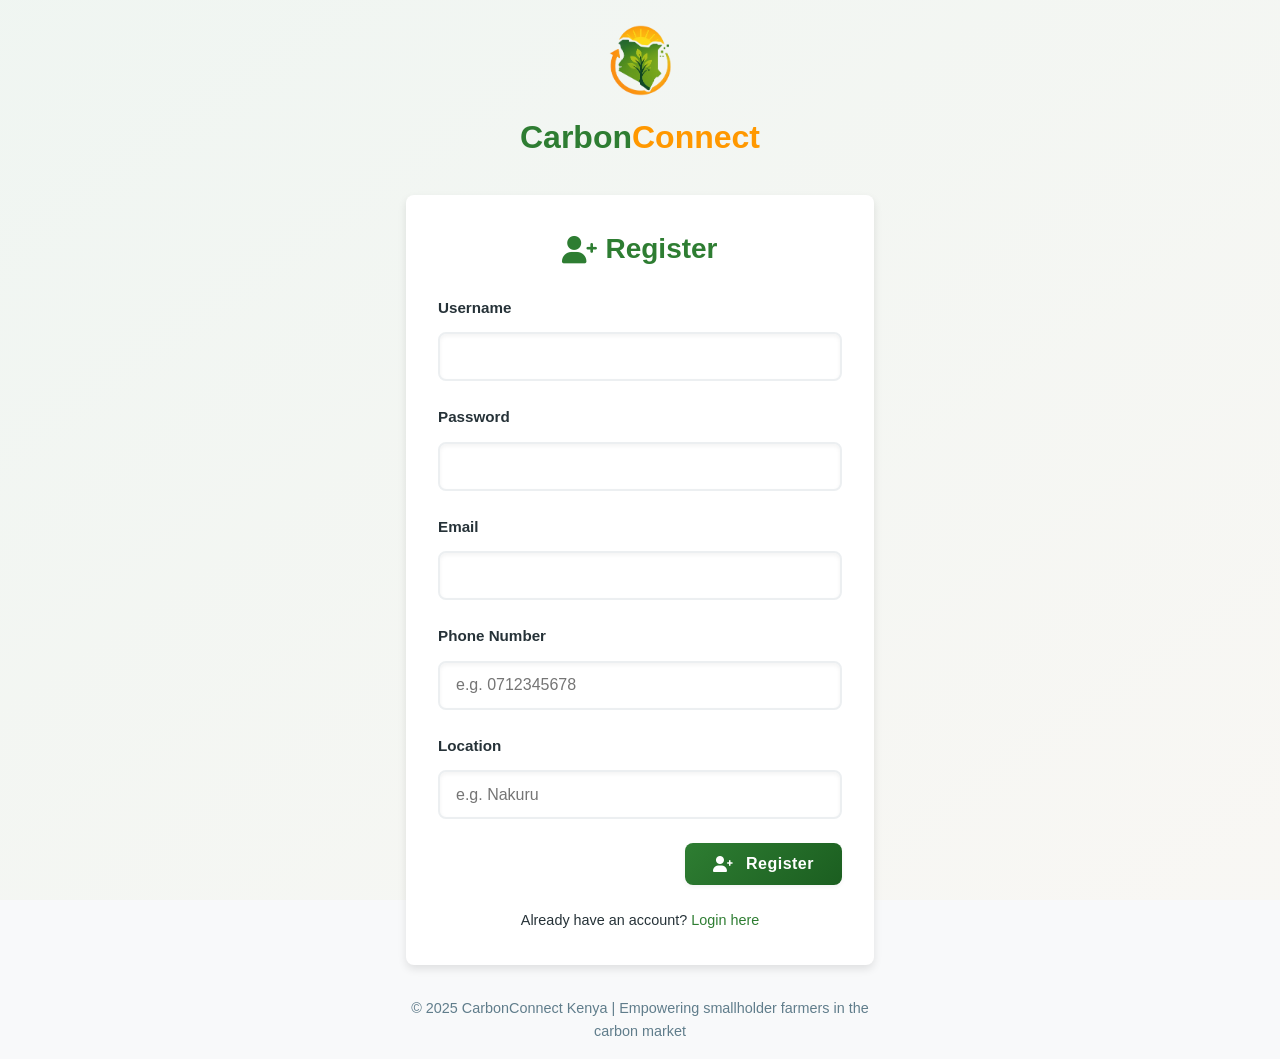
<file: static/register.html>
<!DOCTYPE html>
<html lang="en">
<head>
    <meta charset="UTF-8">
    <meta name="viewport" content="width=device-width, initial-scale=1.0">
    <title>Register - CarbonConnect Kenya</title>
    <link rel="stylesheet" href="/static/css/styles.css">
    <link rel="stylesheet" href="https://cdnjs.cloudflare.com/ajax/libs/font-awesome/6.0.0-beta3/css/all.min.css">
</head>
<body class="auth-page">
    <div class="auth-container">
        <div class="auth-logo">
            <img src="/static/img/logo.png" alt="CarbonConnect Logo">
            <h1>Carbon<span>Connect</span></h1>
        </div>
        
        <div class="auth-card">
            <h2><i class="fas fa-user-plus"></i> Register</h2>
            
            <form id="register-form" action="/register" method="POST">
                <div class="form-group">
                    <label for="username">Username</label>
                    <input type="text" id="username" name="username" required>
                </div>
                
                <div class="form-group">
                    <label for="password">Password</label>
                    <input type="password" id="password" name="password" required>
                </div>
                
                <div class="form-group">
                    <label for="email">Email</label>
                    <input type="email" id="email" name="email" required>
                </div>
                
                <div class="form-group">
                    <label for="phone">Phone Number</label>
                    <input type="tel" id="phone" name="phone" pattern="0[0-9]{9}" placeholder="e.g. 0712345678" required>
                </div>
                
                <div class="form-group">
                    <label for="location">Location</label>
                    <input type="text" id="location" name="location" placeholder="e.g. Nakuru" required>
                </div>
                
                <div class="form-actions">
                    <button type="submit" class="primary-btn">
                        <i class="fas fa-user-plus"></i> Register
                    </button>
                </div>
            </form>
            
            <div class="auth-links">
                <p>Already have an account? <a href="/login">Login here</a></p>
            </div>
        </div>
        
        <div class="auth-footer">
            <p>&copy; 2025 CarbonConnect Kenya | Empowering smallholder farmers in the carbon market</p>
        </div>
    </div>

    <div class="toast" id="toast">
        <div class="toast-content">
            <span class="toast-message">Message here</span>
        </div>
    </div>

    <script>
        document.getElementById('register-form').addEventListener('submit', async function(e) {
            e.preventDefault();
            
            const formData = new FormData(this);
            try {
                const response = await fetch('/register', {
                    method: 'POST',
                    body: formData
                });
                
                const data = await response.json();
                if (data.success) {
                    showToast('Registration successful! Redirecting to dashboard...', 'success');
                    setTimeout(() => {
                        window.location.href = data.redirect || '/index.html';
                    }, 2000);
                } else {
                    showToast(data.message || 'Registration failed', 'error');
                }
            } catch (error) {
                showToast('An error occurred', 'error');
            }
        });

        function showToast(message, type = 'error') {
            const toast = document.getElementById('toast');
            const toastMessage = toast.querySelector('.toast-message');
            
            toastMessage.textContent = message;
            toast.className = `toast show ${type}`;
            
            setTimeout(() => {
                toast.classList.remove('show');
            }, 3000);
        }
    </script>
</body>
</html>
</file>
<file: static/css/styles.css>
/* Base Styles */
:root {
    /* Modern color palette */
    --primary-color: #2E7D32;
    --primary-dark: #1B5E20;
    --primary-light: #A5D6A7;
    --accent-color: #FF9800;
    --accent-light: #FFD180;
    --text-color: #263238;
    --text-light: #607D8B;
    --background-color: #F8F9FA;
    --card-color: #FFFFFF;
    --border-color: #ECEFF1;
    --success-color: #00C853;
    --warning-color: #FFD600;
    --danger-color: #F44336;
    --info-color: #00B0FF;
    
    /* Shadows */
    --shadow-sm: 0 2px 4px rgba(0, 0, 0, 0.05);
    --shadow-md: 0 4px 8px rgba(0, 0, 0, 0.1);
    --shadow-lg: 0 8px 16px rgba(0, 0, 0, 0.1);
    
    /* Transitions */
    --transition-fast: 0.2s ease;
    --transition-normal: 0.3s ease;
    
    /* Border radius */
    --radius-sm: 4px;
    --radius-md: 8px;
    --radius-lg: 16px;
}

* {
    margin: 0;
    padding: 0;
    box-sizing: border-box;
}

body {
    font-family: 'Inter', 'Segoe UI', -apple-system, BlinkMacSystemFont, sans-serif;
    line-height: 1.6;
    color: var(--text-color);
    background-color: var(--background-color);
    background-image: linear-gradient(to bottom right, rgba(165, 214, 167, 0.1), rgba(255, 209, 128, 0.05));
    background-attachment: fixed;
    font-size: 16px;
    -webkit-font-smoothing: antialiased;
    -moz-osx-font-smoothing: grayscale;
}

/* App Container */
.app-container {
    display: flex;
    flex-direction: column;
    min-height: 100vh;
    max-width: 1440px;
    margin: 0 auto;
    position: relative;
}

/* Header */
.app-header {
    background-color: var(--card-color);
    border-bottom: 1px solid var(--border-color);
    padding: 1rem 1.5rem;
    display: flex;
    justify-content: space-between;
    align-items: center;
    box-shadow: var(--shadow-md);
    position: sticky;
    top: 0;
    z-index: 1000;
    backdrop-filter: blur(10px);
    -webkit-backdrop-filter: blur(10px);
    background-color: rgba(255, 255, 255, 0.95);
}

.logo {
    display: flex;
    align-items: center;
}

.logo img {
    height: 42px;
    margin-right: 0.75rem;
    filter: drop-shadow(0 2px 4px rgba(0, 0, 0, 0.1));
    transition: transform var(--transition-fast);
}

.logo:hover img {
    transform: scale(1.05);
}

.logo h1 {
    font-size: 1.6rem;
    font-weight: 700;
    color: var(--primary-color);
    letter-spacing: -0.5px;
}

.logo h1 span {
    color: var(--accent-color);
    font-weight: 600;
}

.main-nav ul {
    display: flex;
    list-style: none;
    gap: 0.25rem;
}

.main-nav li {
    position: relative;
}

.main-nav a {
    text-decoration: none;
    color: var(--text-color);
    padding: 0.75rem 1.25rem;
    border-radius: var(--radius-md);
    display: flex;
    align-items: center;
    font-weight: 500;
    transition: all var(--transition-fast);
}

.main-nav a i {
    margin-right: 0.75rem;
    font-size: 1.1rem;
    transition: transform var(--transition-fast);
}

.main-nav a.active {
    background-color: var(--primary-light);
    color: var(--primary-dark);
    box-shadow: var(--shadow-sm);
}

.main-nav a:hover {
    background-color: var(--primary-light);
    transform: translateY(-2px);
}

.main-nav a:hover i {
    transform: scale(1.1);
}

.main-nav a.active::after {
    content: '';
    position: absolute;
    bottom: -0.25rem;
    left: 50%;
    transform: translateX(-50%);
    width: 4px;
    height: 4px;
    border-radius: 50%;
    background-color: var(--primary-dark);
}

.user-profile {
    display: flex;
    align-items: center;
    padding: 0.5rem 0.75rem;
    border-radius: var(--radius-md);
    background-color: rgba(165, 214, 167, 0.1);
    transition: all var(--transition-fast);
}

.user-profile:hover {
    background-color: rgba(165, 214, 167, 0.2);
}

.username {
    margin-right: 1.25rem;
    font-weight: 600;
    color: var(--primary-dark);
}

.logout-btn {
    text-decoration: none;
    color: var(--danger-color);
    display: flex;
    align-items: center;
    padding: 0.5rem 0.75rem;
    border-radius: var(--radius-sm);
    transition: all var(--transition-fast);
    font-weight: 500;
}

.logout-btn:hover {
    background-color: rgba(244, 67, 54, 0.1);
}

.logout-btn i {
    margin-right: 0.5rem;
}

/* Main Content */
.main-content {
    flex: 1;
    padding: 2rem;
    position: relative;
    z-index: 1;
}

/* Footer */
.app-footer {
    background-color: var(--card-color);
    border-top: 1px solid var(--border-color);
    padding: 1.5rem;
    text-align: center;
    color: var(--text-light);
    font-size: 0.9rem;
    box-shadow: var(--shadow-sm);
    position: relative;
    z-index: 10;
}

/* Page styles */
.page {
    display: none;
}

.page.active {
    display: block;
}

.page-header {
    display: flex;
    justify-content: space-between;
    align-items: center;
    margin-bottom: 1.5rem;
}

h2 {
    font-size: 1.75rem;
    margin-bottom: 1rem;
    color: var(--primary-dark);
}

h3 {
    font-size: 1.25rem;
    margin-bottom: 1rem;
    color: var(--primary-color);
}

/* Dashboard */
.dashboard-stats {
    display: grid;
    grid-template-columns: repeat(auto-fill, minmax(250px, 1fr));
    gap: 1.75rem;
    margin-bottom: 2.5rem;
}

.stat-card {
    background-color: var(--card-color);
    border-radius: var(--radius-lg);
    padding: 1.75rem;
    box-shadow: var(--shadow-md);
    display: flex;
    align-items: center;
    transition: all var(--transition-normal);
    position: relative;
    overflow: hidden;
    border: 1px solid rgba(236, 239, 241, 0.8);
}

.stat-card::before {
    content: '';
    position: absolute;
    top: 0;
    left: 0;
    width: 100%;
    height: 4px;
    background: linear-gradient(to right, var(--primary-color), var(--accent-color));
    opacity: 0.8;
}

.stat-card:hover {
    transform: translateY(-5px);
    box-shadow: var(--shadow-lg);
}

.stat-icon {
    font-size: 2.25rem;
    color: var(--primary-color);
    margin-right: 1.25rem;
    background-color: rgba(165, 214, 167, 0.15);
    width: 64px;
    height: 64px;
    border-radius: 50%;
    display: flex;
    align-items: center;
    justify-content: center;
    transition: all var(--transition-normal);
}

.stat-card:hover .stat-icon {
    transform: scale(1.1);
    background-color: rgba(165, 214, 167, 0.25);
}

.stat-info h3 {
    margin-bottom: 0.35rem;
    font-size: 1rem;
    font-weight: 600;
    color: var(--text-light);
    letter-spacing: 0.5px;
    text-transform: uppercase;
}

.stat-value {
    font-size: 1.75rem;
    font-weight: 700;
    color: var(--text-color);
    letter-spacing: -0.5px;
}

.dashboard-charts {
    display: grid;
    grid-template-columns: repeat(auto-fill, minmax(450px, 1fr));
    gap: 2rem;
    margin-bottom: 2.5rem;
}

.chart-container {
    background-color: var(--card-color);
    border-radius: var(--radius-lg);
    padding: 1.75rem;
    box-shadow: var(--shadow-md);
    transition: all var(--transition-normal);
    border: 1px solid rgba(236, 239, 241, 0.8);
    position: relative;
    overflow: hidden;
}

.chart-container:hover {
    box-shadow: var(--shadow-lg);
}

.chart-container h3 {
    font-size: 1.25rem;
    font-weight: 600;
    margin-bottom: 1.5rem;
    color: var(--primary-dark);
    display: flex;
    align-items: center;
}

.chart-container h3::before {
    content: '';
    display: inline-block;
    width: 12px;
    height: 12px;
    background-color: var(--primary-color);
    border-radius: 50%;
    margin-right: 0.75rem;
}

.recent-activities {
    background-color: var(--card-color);
    border-radius: var(--radius-lg);
    padding: 1.75rem;
    box-shadow: var(--shadow-md);
    transition: all var(--transition-normal);
    border: 1px solid rgba(236, 239, 241, 0.8);
    position: relative;
}

.recent-activities h3 {
    font-size: 1.25rem;
    font-weight: 600;
    margin-bottom: 1.5rem;
    color: var(--primary-dark);
    display: flex;
    align-items: center;
}

.recent-activities h3::before {
    content: '';
    display: inline-block;
    width: 12px;
    height: 12px;
    background-color: var(--accent-color);
    border-radius: 50%;
    margin-right: 0.75rem;
}

.activity-list {
    margin-top: 1.5rem;
}

/* Projects */
.projects-list {
    display: grid;
    grid-template-columns: repeat(auto-fill, minmax(320px, 1fr));
    gap: 2rem;
}

.project-card {
    background-color: var(--card-color);
    border-radius: var(--radius-lg);
    padding: 1.75rem;
    box-shadow: var(--shadow-md);
    transition: all var(--transition-normal);
    border: 1px solid rgba(236, 239, 241, 0.8);
    position: relative;
    overflow: hidden;
}

.project-card::after {
    content: '';
    position: absolute;
    top: 0;
    right: 0;
    width: 0;
    height: 0;
    border-style: solid;
    border-width: 0 50px 50px 0;
    border-color: transparent var(--primary-light) transparent transparent;
    opacity: 0.6;
    transition: all var(--transition-normal);
}

.project-card:hover {
    transform: translateY(-8px);
    box-shadow: var(--shadow-lg);
}

.project-card:hover::after {
    border-color: transparent var(--primary-color) transparent transparent;
    opacity: 0.8;
}

.project-header {
    display: flex;
    justify-content: space-between;
    align-items: flex-start;
    margin-bottom: 1rem;
}

.project-title {
    font-size: 1.25rem;
    font-weight: bold;
    color: var(--primary-dark);
}

.project-status {
    padding: 0.25rem 0.5rem;
    border-radius: 4px;
    font-size: 0.8rem;
    font-weight: 500;
}

.status-pending {
    background-color: var(--warning-color);
    color: #856404;
}

.status-approved {
    background-color: var(--success-color);
    color: white;
}

.status-rejected {
    background-color: var(--danger-color);
    color: white;
}

.project-type {
    font-size: 0.9rem;
    color: var(--text-light);
    margin-bottom: 0.5rem;
}

.project-description {
    margin-bottom: 1rem;
}

.project-footer {
    display: flex;
    justify-content: space-between;
    align-items: center;
    margin-top: 1rem;
    padding-top: 1rem;
    border-top: 1px solid var(--border-color);
}

.project-location {
    font-size: 0.9rem;
    color: var(--text-light);
    display: flex;
    align-items: center;
}

.project-location i {
    margin-right: 0.5rem;
}

.project-actions {
    display: flex;
}

.project-actions button {
    margin-left: 0.5rem;
}

/* Activities */
.project-selector {
    display: flex;
    align-items: center;
}

.project-selector label {
    margin-right: 0.5rem;
}

.project-selector select {
    margin-right: 1rem;
}

.activities-list {
    margin-top: 1.5rem;
}

.activity-card {
    background-color: var(--card-color);
    border-radius: var(--radius-lg);
    padding: 1.75rem;
    box-shadow: var(--shadow-md);
    margin-bottom: 2rem;
    display: flex;
    transition: all var(--transition-normal);
    border: 1px solid rgba(236, 239, 241, 0.8);
    position: relative;
    overflow: hidden;
}

.activity-card:hover {
    transform: translateY(-5px);
    box-shadow: var(--shadow-lg);
}

.activity-card::before {
    content: '';
    position: absolute;
    left: 0;
    top: 0;
    height: 100%;
    width: 4px;
    background: linear-gradient(to bottom, var(--primary-color), var(--accent-color));
    opacity: 0.8;
}

.activity-image {
    width: 120px;
    height: 120px;
    border-radius: 4px;
    overflow: hidden;
    margin-right: 1.5rem;
}

.activity-image img {
    width: 100%;
    height: 100%;
    object-fit: cover;
}

.activity-details {
    flex: 1;
}

.activity-header {
    display: flex;
    justify-content: space-between;
    align-items: flex-start;
    margin-bottom: 0.5rem;
}

.activity-date {
    font-size: 0.9rem;
    color: var(--text-light);
}

.activity-description {
    margin-bottom: 1rem;
}

.activity-footer {
    display: flex;
    justify-content: space-between;
    align-items: center;
}

.activity-location {
    font-size: 0.9rem;
    color: var(--text-light);
    display: flex;
    align-items: center;
}

.activity-location i {
    margin-right: 0.5rem;
}

.activity-credits {
    display: flex;
    align-items: center;
    font-weight: 500;
}

.activity-credits i {
    color: var(--accent-color);
    margin-right: 0.5rem;
}

/* Credits */
.credits-overview {
    display: grid;
    grid-template-columns: 300px 1fr;
    gap: 1.5rem;
}

.credit-balance {
    background-color: var(--card-color);
    border-radius: 8px;
    padding: 1.5rem;
    box-shadow: 0 2px 4px rgba(0, 0, 0, 0.1);
}

.balance-amount {
    font-size: 2.5rem;
    font-weight: bold;
    color: var(--primary-color);
    margin: 1.5rem 0;
}

.credit-history {
    background-color: var(--card-color);
    border-radius: 8px;
    padding: 1.5rem;
    box-shadow: 0 2px 4px rgba(0, 0, 0, 0.1);
}

.transactions-list {
    margin-top: 1rem;
}

.transaction-item {
    display: flex;
    justify-content: space-between;
    padding: 0.75rem 0;
    border-bottom: 1px solid var(--border-color);
}

.transaction-details {
    display: flex;
    flex-direction: column;
}

.transaction-type {
    font-weight: 500;
}

.transaction-date {
    font-size: 0.9rem;
    color: var(--text-light);
}

.transaction-amount {
    font-weight: 600;
}

.amount-credit {
    color: var(--success-color);
}

.amount-debit {
    color: var(--danger-color);
}

/* Forms */
.form-group {
    margin-bottom: 1.5rem;
    position: relative;
}

.form-group label {
    display: block;
    margin-bottom: 0.75rem;
    font-weight: 600;
    color: var(--text-color);
    font-size: 0.95rem;
    transition: all var(--transition-fast);
}

.form-group input,
.form-group select,
.form-group textarea {
    width: 100%;
    padding: 0.85rem 1rem;
    border: 2px solid var(--border-color);
    border-radius: var(--radius-md);
    font-family: inherit;
    font-size: 1rem;
    transition: all var(--transition-fast);
    background-color: rgba(255, 255, 255, 0.9);
    box-shadow: inset 0 2px 4px rgba(0, 0, 0, 0.05);
}

.form-group input:focus,
.form-group select:focus,
.form-group textarea:focus {
    outline: none;
    border-color: var(--primary-color);
    box-shadow: 0 0 0 3px rgba(46, 125, 50, 0.2);
}

.form-group input:hover,
.form-group select:hover,
.form-group textarea:hover {
    border-color: var(--primary-light);
}

.form-group textarea {
    resize: vertical;
    min-height: 120px;
}

.info-text {
    font-size: 0.85rem;
    color: var(--text-light);
    margin-top: 0.5rem;
    line-height: 1.4;
}

.form-actions {
    display: flex;
    justify-content: flex-end;
    gap: 1rem;
    margin-top: 1.5rem;
}

/* Buttons */
.primary-btn,
.secondary-btn,
.danger-btn {
    padding: 0.75rem 1.75rem;
    border: none;
    border-radius: var(--radius-md);
    font-size: 1rem;
    font-weight: 600;
    cursor: pointer;
    display: inline-flex;
    align-items: center;
    justify-content: center;
    transition: all var(--transition-fast);
    box-shadow: var(--shadow-sm);
    position: relative;
    overflow: hidden;
    letter-spacing: 0.5px;
}

.primary-btn::after,
.secondary-btn::after,
.danger-btn::after {
    content: '';
    position: absolute;
    top: 50%;
    left: 50%;
    width: 5px;
    height: 5px;
    background: rgba(255, 255, 255, 0.5);
    opacity: 0;
    border-radius: 100%;
    transform: scale(1, 1) translate(-50%, -50%);
    transform-origin: 50% 50%;
}

.primary-btn:hover::after,
.secondary-btn:hover::after,
.danger-btn:hover::after {
    animation: ripple 1s ease-out;
}

@keyframes ripple {
    0% {
        transform: scale(0, 0);
        opacity: 0.5;
    }
    20% {
        transform: scale(25, 25);
        opacity: 0.3;
    }
    100% {
        opacity: 0;
        transform: scale(40, 40);
    }
}

.primary-btn {
    background: linear-gradient(135deg, var(--primary-color), var(--primary-dark));
    color: white;
}

.primary-btn:hover {
    transform: translateY(-3px);
    box-shadow: var(--shadow-md);
    background: linear-gradient(135deg, var(--primary-dark), var(--primary-color));
}

.primary-btn:active {
    transform: translateY(1px);
    box-shadow: var(--shadow-sm);
}

.secondary-btn {
    background-color: #f8f9fa;
    color: var(--text-color);
    border: 1px solid var(--border-color);
}

.secondary-btn:hover {
    background-color: #f1f3f5;
    transform: translateY(-3px);
    box-shadow: var(--shadow-md);
}

.secondary-btn:active {
    transform: translateY(1px);
    box-shadow: var(--shadow-sm);
}

.danger-btn {
    background: linear-gradient(135deg, var(--danger-color), #d32f2f);
    color: white;
}

.danger-btn:hover {
    background: linear-gradient(135deg, #d32f2f, var(--danger-color));
    transform: translateY(-3px);
    box-shadow: var(--shadow-md);
}

.danger-btn:active {
    transform: translateY(1px);
    box-shadow: var(--shadow-sm);
}

button i {
    margin-right: 0.75rem;
    transition: transform var(--transition-fast);
}

button:hover i {
    transform: scale(1.2);
}

/* Modals */
.modal {
    display: none;
    position: fixed;
    top: 0;
    left: 0;
    width: 100%;
    height: 100%;
    background-color: rgba(0, 0, 0, 0.6);
    z-index: 1000;
    align-items: center;
    justify-content: center;
    backdrop-filter: blur(5px);
    -webkit-backdrop-filter: blur(5px);
    transition: all 0.3s ease;
}

.modal.open {
    display: flex;
    animation: modalFadeIn 0.3s ease forwards;
}

@keyframes modalFadeIn {
    from {
        opacity: 0;
    }
    to {
        opacity: 1;
    }
}

.modal-content {
    background-color: var(--card-color);
    border-radius: var(--radius-lg);
    padding: 2.5rem;
    max-width: 550px;
    width: 100%;
    max-height: 90vh;
    overflow-y: auto;
    position: relative;
    box-shadow: var(--shadow-lg);
    transform: translateY(20px);
    opacity: 0;
    animation: modalContentSlideIn 0.4s ease 0.1s forwards;
    border: 1px solid rgba(236, 239, 241, 0.8);
}

@keyframes modalContentSlideIn {
    to {
        transform: translateY(0);
        opacity: 1;
    }
}

.modal-content h3 {
    font-size: 1.5rem;
    font-weight: 600;
    margin-bottom: 1.5rem;
    color: var(--primary-dark);
    padding-bottom: 1rem;
    border-bottom: 1px solid var(--border-color);
}

.close-btn {
    position: absolute;
    top: 1.25rem;
    right: 1.25rem;
    font-size: 1.5rem;
    cursor: pointer;
    color: var(--text-light);
    width: 36px;
    height: 36px;
    display: flex;
    align-items: center;
    justify-content: center;
    border-radius: 50%;
    transition: all var(--transition-fast);
    background-color: rgba(236, 239, 241, 0.5);
}

.close-btn:hover {
    background-color: rgba(236, 239, 241, 0.9);
    color: var(--danger-color);
    transform: rotate(90deg);
}

/* Map styles */
.map-container {
    height: 250px;
    margin-top: 0.5rem;
    border-radius: 4px;
    border: 1px solid var(--border-color);
}

/* Photo preview */
.photo-preview {
    margin-top: 0.5rem;
    max-width: 100%;
    height: 200px;
    display: flex;
    justify-content: center;
    align-items: center;
    border: 1px dashed var(--border-color);
    border-radius: 4px;
}

.photo-preview img {
    max-width: 100%;
    max-height: 100%;
    object-fit: contain;
}

/* Verification page */
.verify-list {
    margin-top: 1.5rem;
}

.verification-filters {
    margin-bottom: 1rem;
}

.verify-details {
    display: flex;
    gap: 1.5rem;
    margin-bottom: 1.5rem;
}

.verify-image {
    width: 200px;
    height: 200px;
    border-radius: 4px;
    overflow: hidden;
}

.verify-image img {
    width: 100%;
    height: 100%;
    object-fit: cover;
}

.verify-info {
    flex: 1;
}

.verify-info p {
    margin-bottom: 0.5rem;
}

/* Toast notifications */
.toast {
    position: fixed;
    bottom: 2rem;
    right: 2rem;
    z-index: 1100;
    visibility: hidden;
    opacity: 0;
    transition: visibility 0s, opacity 0.3s linear;
}

.toast.show {
    visibility: visible;
    opacity: 1;
}

.toast-content {
    background-color: var(--card-color);
    color: var(--text-color);
    border-radius: 4px;
    padding: 1rem 1.5rem;
    box-shadow: 0 4px 8px rgba(0, 0, 0, 0.2);
    display: flex;
    align-items: center;
}

.toast-message {
    flex: 1;
}

/* User management */
.user-card {
    background-color: var(--card-color);
    border-radius: 8px;
    padding: 1.5rem;
    box-shadow: 0 2px 4px rgba(0, 0, 0, 0.1);
    margin-bottom: 1.5rem;
    display: flex;
    justify-content: space-between;
    align-items: center;
}

.user-info h4 {
    font-size: 1.1rem;
    margin-bottom: 0.25rem;
}

.user-role {
    display: inline-block;
    padding: 0.25rem 0.5rem;
    border-radius: 4px;
    font-size: 0.8rem;
    font-weight: 500;
    margin-bottom: 0.5rem;
    background-color: var(--primary-light);
    color: var(--primary-dark);
}

.user-details {
    font-size: 0.9rem;
    color: var(--text-light);
}

/* Utility classes */
.hidden {
    display: none !important;
}

.empty-message {
    text-align: center;
    color: var(--text-light);
    padding: 2rem;
}

.error-message {
    color: var(--danger-color);
    background-color: #f8d7da;
    border: 1px solid #f5c6cb;
    border-radius: 4px;
    padding: 0.75rem;
    margin-bottom: 1rem;
}

.success-message {
    color: #155724;
    background-color: #d4edda;
    border: 1px solid #c3e6cb;
    border-radius: 4px;
    padding: 0.75rem;
    margin-bottom: 1rem;
}

/* Auth pages */
.auth-page {
    background-color: var(--background-color);
    min-height: 100vh;
    display: flex;
    align-items: center;
    justify-content: center;
}

.auth-container {
    width: 100%;
    max-width: 500px;
    padding: 1rem;
}

.auth-logo {
    display: flex;
    flex-direction: column;
    align-items: center;
    margin-bottom: 2rem;
}

.auth-logo img {
    height: 80px;
    margin-bottom: 1rem;
}

.auth-logo h1 {
    font-size: 2rem;
    font-weight: bold;
    color: var(--primary-color);
}

.auth-logo h1 span {
    color: var(--accent-color);
}

.auth-card {
    background-color: var(--card-color);
    border-radius: 8px;
    padding: 2rem;
    box-shadow: 0 4px 8px rgba(0, 0, 0, 0.1);
}

.auth-card h2 {
    text-align: center;
    margin-bottom: 1.5rem;
    color: var(--primary-color);
    display: flex;
    align-items: center;
    justify-content: center;
}

.auth-card h2 i {
    margin-right: 0.5rem;
}

.auth-links {
    text-align: center;
    margin-top: 1.5rem;
    font-size: 0.9rem;
}

.auth-links a {
    color: var(--primary-color);
    text-decoration: none;
}

.auth-links a:hover {
    text-decoration: underline;
}

.auth-footer {
    text-align: center;
    margin-top: 2rem;
    color: var(--text-light);
    font-size: 0.9rem;
}

/* Media queries */
@media (max-width: 768px) {
    .dashboard-stats,
    .dashboard-charts,
    .projects-list {
        grid-template-columns: 1fr;
    }
    
    .credits-overview {
        grid-template-columns: 1fr;
    }
    
    .activity-card {
        flex-direction: column;
    }
    
    .activity-image {
        width: 100%;
        margin-right: 0;
        margin-bottom: 1rem;
    }
    
    .verify-details {
        flex-direction: column;
    }
    
    .verify-image {
        width: 100%;
    }
    
    .app-header {
        flex-direction: column;
        padding: 1rem;
    }
    
    .logo {
        margin-bottom: 1rem;
    }
    
    .main-nav {
        width: 100%;
        overflow-x: auto;
    }
    
    .main-nav ul {
        width: max-content;
    }
    
    .user-profile {
        width: 100%;
        justify-content: space-between;
        margin-top: 1rem;
        padding-top: 1rem;
        border-top: 1px solid var(--border-color);
    }
}
</file>
